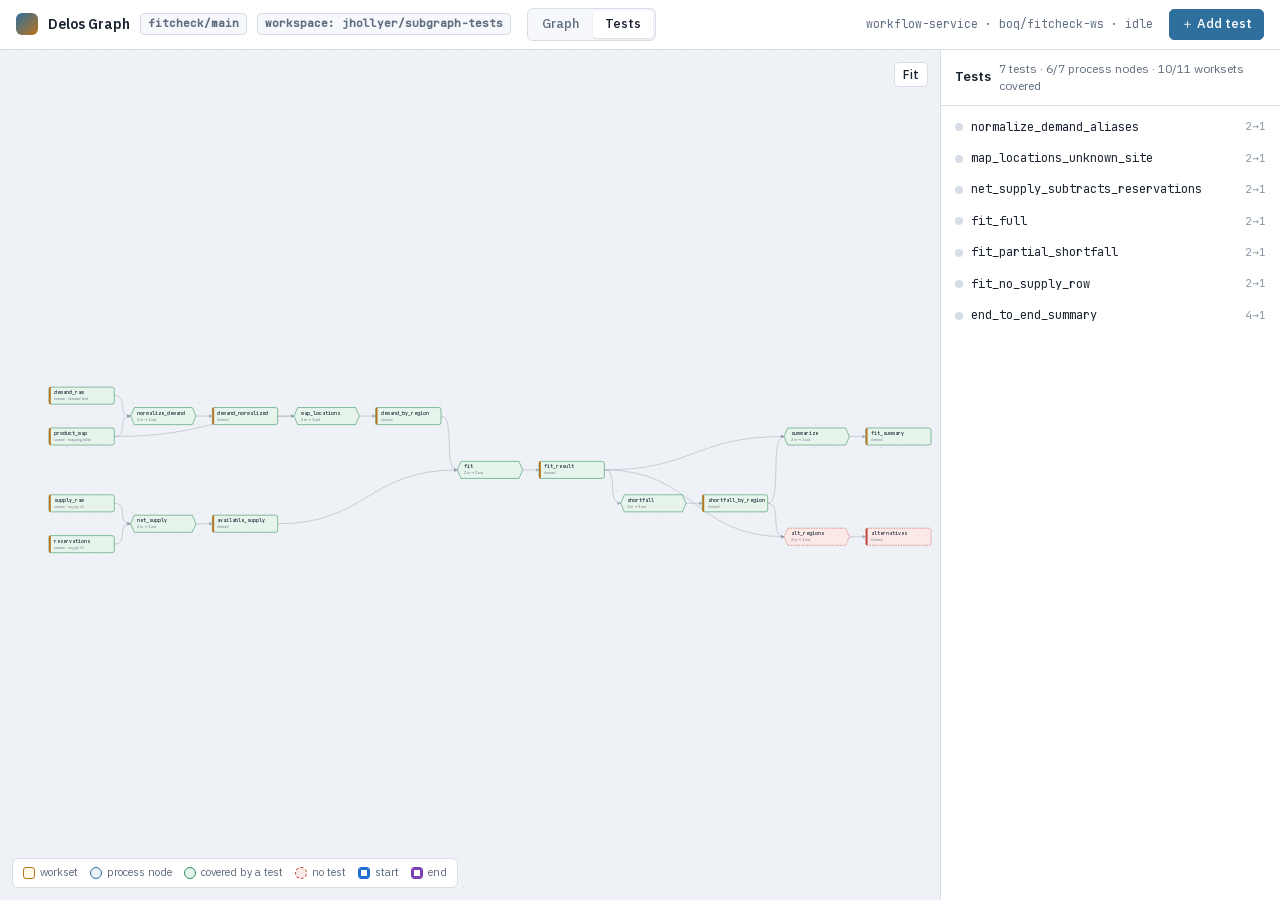
<file: index.html>
<!doctype html>
<html lang="en">
<head>
<meta charset="utf-8">
<meta name="viewport" content="width=device-width,initial-scale=1,viewport-fit=cover">
<style>:root{color-scheme:light dark}img{max-width:100%}[hidden]{display:none!important}</style>
<title>Delos Graph</title>
<link rel="stylesheet" href="fonts/fonts.css">
<style>
:root{
  --bg:#eef1f5; --panel:#ffffff; --panel2:#f6f8fb; --line:#d7dde6; --line2:#e7ebf1;
  --ink:#1a2330; --muted:#5f6d7e; --faint:#8b97a7;
  --accent:#2e6f9e; --accent-ink:#ffffff;
  --ws:#b9741c; --ws-bg:#fff7ea; --proc:#2e6f9e; --proc-bg:#eaf2f9;
  --ok:#2f8f5b; --ok-bg:#e6f4ec; --warn:#c2453d; --warn-bg:#fbe9e7;
  --start:#1f6fd1; --end:#7a3fb5; --sel:#e0a52a;
  --dim:.28;
  --mono:"JetBrains Mono",ui-monospace,SFMono-Regular,Menlo,monospace;
  --sans:"IBM Plex Sans",system-ui,-apple-system,"Segoe UI",sans-serif;
}
@media (prefers-color-scheme: dark){
  :root:not([data-theme="light"]){
    --bg:#0f141a; --panel:#171d25; --panel2:#1d242e; --line:#2b3441; --line2:#232b36;
    --ink:#e6ebf2; --muted:#9aa7b8; --faint:#6b7889;
    --accent:#6fa8d6; --accent-ink:#0f141a;
    --ws:#e0a252; --ws-bg:#2b2416; --proc:#6fa8d6; --proc-bg:#18283a;
    --ok:#5cc08a; --ok-bg:#15291e; --warn:#e5766c; --warn-bg:#331b19;
    --start:#6ea6ee; --end:#b58ae0; --sel:#f0c04a;
  }
}
:root[data-theme="dark"]{
  --bg:#0f141a; --panel:#171d25; --panel2:#1d242e; --line:#2b3441; --line2:#232b36;
  --ink:#e6ebf2; --muted:#9aa7b8; --faint:#6b7889;
  --accent:#6fa8d6; --accent-ink:#0f141a;
  --ws:#e0a252; --ws-bg:#2b2416; --proc:#6fa8d6; --proc-bg:#18283a;
  --ok:#5cc08a; --ok-bg:#15291e; --warn:#e5766c; --warn-bg:#331b19;
  --start:#6ea6ee; --end:#b58ae0; --sel:#f0c04a;
}
html,body{height:100%}
body{margin:0;background:var(--bg);color:var(--ink);font-family:var(--sans);font-size:13px;line-height:1.45}
*{box-sizing:border-box}
button{font:inherit;color:inherit;background:none;border:0;cursor:pointer}
button:focus-visible,input:focus-visible,textarea:focus-visible,[tabindex]:focus-visible{outline:2px solid var(--accent);outline-offset:2px}
.app{height:100%;display:flex;flex-direction:column;min-height:0}

/* top bar */
.top{display:flex;align-items:center;gap:16px;padding:8px 16px;background:var(--panel);border-bottom:1px solid var(--line);flex-wrap:wrap}
.brand{display:flex;align-items:center;gap:10px;font-weight:600;font-size:14px}
.brand .logo{width:22px;height:22px;border-radius:6px;background:linear-gradient(135deg,var(--proc),var(--ws));display:inline-block}
.chip{font-family:var(--mono);font-size:11px;color:var(--muted);background:var(--panel2);border:1px solid var(--line);border-radius:4px;padding:2px 7px;white-space:nowrap}
.tabs{display:flex;gap:2px;background:var(--panel2);border:1px solid var(--line);border-radius:6px;padding:2px}
.tabs button{padding:4px 12px;border-radius:4px;color:var(--muted);font-weight:500}
.tabs button[aria-selected="true"]{background:var(--panel);color:var(--ink);box-shadow:0 1px 2px rgba(0,0,0,.12)}
.spacer{flex:1}
.btn{padding:5px 11px;border-radius:5px;border:1px solid var(--line);background:var(--panel);font-weight:500;display:inline-flex;align-items:center;gap:6px;white-space:nowrap}
.btn:hover{background:var(--panel2)}
.btn.primary{background:var(--accent);color:var(--accent-ink);border-color:var(--accent)}
.btn.primary:hover{filter:brightness(1.08)}
.btn.small{padding:3px 8px;font-size:12px}
.btn:disabled{opacity:.5;cursor:default}

/* main */
main{flex:1;display:flex;min-height:0}
.canvas{flex:1;position:relative;overflow:hidden;background:
  radial-gradient(circle at 1px 1px,var(--line2) 1px,transparent 1.5px) 0 0/22px 22px, var(--bg);cursor:grab;min-height:280px}
.canvas.dragging{cursor:grabbing}
.canvas svg{width:100%;height:100%;display:block}
.legend{position:absolute;left:12px;bottom:12px;display:flex;gap:12px;flex-wrap:wrap;background:var(--panel);border:1px solid var(--line);border-radius:6px;padding:6px 10px;font-size:11px;color:var(--muted)}
.legend span{display:inline-flex;align-items:center;gap:5px}
.legend i{width:12px;height:12px;border-radius:3px;display:inline-block;border:1.5px solid}
.legend i.ws{background:var(--ws-bg);border-color:var(--ws)}
.legend i.proc{background:var(--proc-bg);border-color:var(--proc);border-radius:50%}
.legend i.cov{background:var(--ok-bg);border-color:var(--ok);border-radius:50%}
.legend i.gap{background:var(--warn-bg);border-color:var(--warn);border-radius:50%;border-style:dashed}
.legend i.st{border-color:var(--start);background:transparent;box-shadow:0 0 0 2px var(--start) inset}
.legend i.en{border-color:var(--end);background:transparent;box-shadow:0 0 0 2px var(--end) inset}
.banner{position:absolute;top:12px;left:50%;transform:translateX(-50%);background:var(--panel);border:1px solid var(--sel);border-radius:6px;padding:8px 12px;display:flex;gap:10px;align-items:center;box-shadow:0 4px 14px rgba(0,0,0,.12);max-width:calc(100% - 24px)}
.banner b{color:var(--ink)}
.canvas-tools{position:absolute;right:12px;top:12px;display:flex;gap:6px}

/* svg nodes */
.edge{fill:none;stroke:var(--faint);stroke-width:1.4;opacity:.75;transition:opacity .25s}
.edge.dimmed{opacity:.12}
.edge.lit{stroke:var(--accent);stroke-width:2;opacity:1}
.node{cursor:pointer;transition:opacity .25s}
.node.dimmed{opacity:var(--dim)}
.node .shape{stroke-width:1.5}
.node.ws .shape{fill:var(--ws-bg);stroke:var(--ws)}
.node.proc .shape{fill:var(--proc-bg);stroke:var(--proc)}
.node.covered .shape{fill:var(--ok-bg);stroke:var(--ok)}
.node.gap .shape{fill:var(--warn-bg);stroke:var(--warn);stroke-dasharray:4 3}
.node.ws.gap .strip{fill:var(--warn)}
.node .ring{fill:none;stroke-width:3;opacity:0}
.node.start .ring{stroke:var(--start);opacity:1}
.node.end .ring{stroke:var(--end);opacity:1}
.node.sel .ring{stroke:var(--sel);opacity:1}
.node .label{font-family:var(--mono);font-size:13px;fill:var(--ink);font-weight:500}
.node .sub{font-family:var(--sans);font-size:10px;fill:var(--muted)}
.node .badge{font-family:var(--mono);font-size:9.5px;fill:var(--muted)}
.node.hasdata .dot{fill:var(--ok)}
.node .dot{fill:transparent}
.node:hover .shape{filter:brightness(.96)}
.tag{font-family:var(--mono);font-size:10px;fill:var(--start);font-weight:500}
.tag.end{fill:var(--end)}

/* sidebar */
.side{width:340px;border-left:1px solid var(--line);background:var(--panel);display:flex;flex-direction:column;min-height:0}
.side-head{padding:10px 14px;border-bottom:1px solid var(--line);display:flex;align-items:center;gap:8px}
.side-head h2{margin:0;font-size:13px;font-weight:600}
.side-head .count{color:var(--muted);font-size:12px}
.side-body{overflow:auto;flex:1;min-height:0}
.tlist{list-style:none;margin:0;padding:6px}
.tlist li{display:flex;align-items:center;gap:8px;padding:7px 8px;border-radius:5px;cursor:pointer}
.tlist li:hover{background:var(--panel2)}
.tlist li.active{background:var(--proc-bg)}
.tlist .st{width:8px;height:8px;border-radius:50%;background:var(--line);flex:none}
.tlist .st.pass{background:var(--ok)}
.tlist .st.fail{background:var(--warn)}
.tlist .st.new{background:var(--sel)}
.tlist .nm{font-family:var(--mono);font-size:12px;flex:1;min-width:0;overflow:hidden;text-overflow:ellipsis;white-space:nowrap}
.tlist .n{color:var(--faint);font-size:11px;font-family:var(--mono)}
.detail{border-top:1px solid var(--line);padding:12px 14px;display:flex;flex-direction:column;gap:10px;background:var(--panel2)}
.detail h3{margin:0;font-family:var(--mono);font-size:12.5px;font-weight:500}
.detail p{margin:0;color:var(--muted)}
.kv{display:grid;grid-template-columns:auto 1fr;gap:3px 10px;font-size:12px}
.kv dt{color:var(--muted)}
.kv dd{margin:0;font-family:var(--mono);font-size:11.5px}
.pill{display:inline-block;padding:1px 6px;border-radius:3px;font-family:var(--mono);font-size:11px;border:1px solid;margin:1px 2px 1px 0}
.pill.s{color:var(--start);border-color:var(--start)}
.pill.e{color:var(--end);border-color:var(--end)}
.pill.w{color:var(--ws);border-color:var(--ws)}
.pill.p{color:var(--proc);border-color:var(--proc)}
.pill.ok{color:var(--ok);border-color:var(--ok);background:var(--ok-bg)}
.pill.bad{color:var(--warn);border-color:var(--warn);background:var(--warn-bg)}
.row{display:flex;gap:6px;flex-wrap:wrap;align-items:center}
.muted{color:var(--muted)}
.empty{padding:20px 14px;color:var(--muted)}
.field{display:flex;flex-direction:column;gap:3px}
.field label{font-size:11px;color:var(--muted);letter-spacing:.02em;text-transform:uppercase}
.field input,.field textarea{font:inherit;font-family:var(--mono);font-size:12px;color:var(--ink);background:var(--panel);border:1px solid var(--line);border-radius:4px;padding:5px 7px;width:100%}
.field textarea{min-height:56px;resize:vertical}

/* drawer */
.drawer{border-top:1px solid var(--line);background:var(--panel);height:38%;min-height:150px;display:flex;flex-direction:column}
.drawer[hidden]{display:none}
.drawer-head{display:flex;align-items:center;gap:10px;padding:6px 14px;border-bottom:1px solid var(--line);flex-wrap:wrap}
.drawer-head h2{margin:0;font-size:13px;font-weight:600}
.status{font-family:var(--mono);font-size:11.5px;color:var(--muted)}
.status.ok{color:var(--ok)}
.status.bad{color:var(--warn)}
.drawer-body{flex:1;min-height:0;display:flex}
.trace{width:250px;border-right:1px solid var(--line);overflow:auto;padding:6px}
.trace button{display:flex;align-items:center;gap:8px;width:100%;text-align:left;padding:5px 8px;border-radius:4px;font-family:var(--mono);font-size:11.5px}
.trace button:hover{background:var(--panel2)}
.trace button.active{background:var(--proc-bg)}
.trace .k{width:14px;text-align:center;color:var(--faint)}
.trace .k.ws{color:var(--ws)}
.trace .k.proc{color:var(--proc)}
.trace .ms{margin-left:auto;color:var(--faint);font-size:10.5px}
.tablewrap{flex:1;overflow:auto;padding:10px 14px}
table.data{border-collapse:collapse;font-family:var(--mono);font-size:11.5px;font-variant-numeric:tabular-nums;min-width:100%}
table.data th{text-align:left;color:var(--muted);font-weight:500;border-bottom:1px solid var(--line);padding:4px 10px 4px 0;white-space:nowrap;position:sticky;top:0;background:var(--panel)}
table.data td{padding:4px 10px 4px 0;border-bottom:1px solid var(--line2);white-space:nowrap}
table.data td.num{text-align:right}
table.data th.num{text-align:right}
table.data tr.diff td{background:var(--warn-bg)}
.cap{font-size:12px;color:var(--muted);margin:0 0 8px}
.grp{font-size:10.5px;text-transform:uppercase;letter-spacing:.06em;color:var(--faint);padding:8px 8px 2px}
table.data.edit td{padding:2px 6px 2px 0;border-bottom:0}
.cell{width:100%;min-width:84px;font-family:var(--mono);font-size:11.5px;color:var(--ink);background:var(--panel2);border:1px solid var(--line);border-radius:3px;padding:4px 6px}
.cell.num{text-align:right;min-width:60px;font-variant-numeric:tabular-nums}
.cell:focus{outline:2px solid var(--accent);outline-offset:0;background:var(--panel)}
.btn.rm{padding:1px 7px;color:var(--muted)}
.pill:not(.s):not(.e):not(.w):not(.p):not(.ok):not(.bad){color:var(--muted);border-color:var(--line)}
.cap b{color:var(--ink);font-weight:600;font-family:var(--mono)}
pre.proto{margin:0;font-family:var(--mono);font-size:11.5px;line-height:1.5;white-space:pre;color:var(--ink)}
pre.proto .k{color:var(--proc)}
pre.proto .s{color:var(--ws)}
.toast{position:absolute;bottom:14px;left:50%;transform:translateX(-50%);background:var(--ink);color:var(--bg);padding:7px 12px;border-radius:6px;font-size:12px;opacity:0;transition:opacity .25s;pointer-events:none}
.toast.show{opacity:1}
kbd{font-family:var(--mono);font-size:10.5px;border:1px solid var(--line);border-bottom-width:2px;border-radius:3px;padding:0 4px;background:var(--panel2)}
@media (max-width:820px){
  main{flex-direction:column}
  .side{width:auto;border-left:0;border-top:1px solid var(--line);max-height:45%}
  .trace{width:170px}
  .top{padding:8px 16px}
}
@media (prefers-reduced-motion: reduce){ *{transition:none!important} }
</style>
</head>
<body>

<div class="app">
  <header class="top">
    <div class="brand"><span class="logo"></span>Delos Graph <span class="chip">fitcheck/main</span><span class="chip">workspace: jhollyer/subgraph-tests</span></div>
    <div class="tabs" role="tablist">
      <button role="tab" id="tab-graph" aria-selected="false">Graph</button>
      <button role="tab" id="tab-tests" aria-selected="true">Tests</button>
    </div>
    <div class="spacer"></div>
    <span class="status" id="svcStatus">workflow-service · boq/fitcheck-ws · idle</span>
    <button class="btn primary" id="addTestBtn">＋ Add test</button>
  </header>

  <main>
    <div class="canvas" id="canvas">
      <svg id="svg">
        <defs>
          <marker id="arr" viewBox="0 0 10 10" refX="9" refY="5" markerWidth="7" markerHeight="7" orient="auto-start-reverse">
            <path d="M0 0 L10 5 L0 10 z" fill="var(--faint)"></path>
          </marker>
          <marker id="arrLit" viewBox="0 0 10 10" refX="9" refY="5" markerWidth="7" markerHeight="7" orient="auto-start-reverse">
            <path d="M0 0 L10 5 L0 10 z" fill="var(--accent)"></path>
          </marker>
        </defs>
        <g id="world"></g>
      </svg>
      <div class="canvas-tools">
        <button class="btn small" id="fitBtn" title="Fit graph to view">Fit</button>
      </div>
      <div class="banner" id="banner" hidden></div>
      <div class="legend">
        <span><i class="ws"></i>workset</span>
        <span><i class="proc"></i>process node</span>
        <span><i class="cov"></i>covered by a test</span>
        <span><i class="gap"></i>no test</span>
        <span><i class="st"></i>start</span>
        <span><i class="en"></i>end</span>
      </div>
      <div class="toast" id="toast"></div>
    </div>

    <aside class="side">
      <div class="side-head">
        <h2 id="sideTitle">Tests</h2>
        <span class="count" id="sideCount"></span>
        <div class="spacer"></div>
        <button class="btn small" id="clearSel" hidden>Clear</button>
      </div>
      <div class="side-body" id="sideBody"></div>
      <div class="detail" id="detail" hidden></div>
    </aside>
  </main>

  <section class="drawer" id="drawer" hidden>
    <div class="drawer-head">
      <h2 id="drawerTitle">Run</h2>
      <span class="status" id="runStatus"></span>
      <div class="spacer"></div>
      <button class="btn small" id="drawerClose">Close</button>
    </div>
    <div class="drawer-body">
      <div class="trace" id="trace"></div>
      <div class="tablewrap" id="tablewrap"></div>
    </div>
  </section>
</div>

<script>
/* ---------- fixture data (all made up) ---------- */
const FIX = {
  demand_raw: [
    {product:"C4-std", site:"us-e1", qty:[1200,1400,1600,1800]},
    {product:"GX-8",   site:"us-w2", qty:[64,64,96,128]},
    {product:"C4-hi",  site:"eu-w1", qty:[300,300,300,300]},
    {product:"GX-8",   site:"sg-1",  qty:[16,16,16,16]},
  ],
  product_map: [
    {kind:"product", from:"C4-std", to:"cpu-gen4"},
    {kind:"product", from:"C4-hi",  to:"cpu-gen4-hm"},
    {kind:"product", from:"GX-8",   to:"gpu-x8"},
    {kind:"site", from:"us-e1", to:"us-east1"},
    {kind:"site", from:"us-w2", to:"us-west2"},
    {kind:"site", from:"eu-w1", to:"eu-west1"},
  ],
  supply_raw: [
    {product:"cpu-gen4",    region:"us-east1", qty:[2000,2000,2000,2000]},
    {product:"gpu-x8",      region:"us-west2", qty:[96,96,96,96]},
    {product:"cpu-gen4-hm", region:"eu-west1", qty:[400,400,400,400]},
    {product:"gpu-x8",      region:"us-east1", qty:[64,64,64,64]},
    {product:"gpu-x8",      region:"eu-west1", qty:[32,32,32,32]},
  ],
  reservations: [
    {product:"cpu-gen4",    region:"us-east1", qty:[500,500,500,500]},
    {product:"gpu-x8",      region:"us-west2", qty:[16,16,16,16]},
    {product:"cpu-gen4-hm", region:"eu-west1", qty:[150,150,150,150]},
  ],
};
const W = 4; // points per series
const DATES=["2026-10-05","2026-10-12","2026-10-19","2026-10-26"]; // one timestamp per point
const sLabel=(k,i)=>(k==="qty"?"":k+" · ")+DATES[i];
const z = ()=>Array(W).fill(0);
const vsub=(a,b)=>a.map((v,i)=>v-b[i]);
const vmin=(a,b)=>a.map((v,i)=>Math.min(v,b[i]));
const vmax0=(a)=>a.map(v=>Math.max(v,0));
const sum=(a)=>a.reduce((s,v)=>s+v,0);
const key=(r)=>r.product+"|"+r.region;

/* ---------- graph definition ---------- */
const WORKSETS = [
  {id:"demand_raw",         name:"demand_raw",         src:"demand tool",   x:40,  y:40},
  {id:"product_map",        name:"product_map",        src:"mapping table", x:40,  y:150},
  {id:"supply_raw",         name:"supply_raw",         src:"supply db",     x:40,  y:330},
  {id:"reservations",       name:"reservations",       src:"supply db",     x:40,  y:440},
  {id:"demand_normalized",  name:"demand_normalized",  x:480, y:95},
  {id:"available_supply",   name:"available_supply",   x:480, y:385},
  {id:"demand_by_region",   name:"demand_by_region",   x:920, y:95},
  {id:"fit_result",         name:"fit_result",         x:1360,y:240},
  {id:"shortfall_by_region",name:"shortfall_by_region",x:1800,y:330},
  {id:"fit_summary",        name:"fit_summary",        x:2240,y:150},
  {id:"alternatives",       name:"alternatives",       x:2240,y:420},
];
const PROCS = [
  {id:"normalize_demand", name:"normalize_demand", inputs:["demand_raw","product_map"], output:"demand_normalized", x:260, y:95,
   fn:(d,m)=>{const pm=Object.fromEntries(m.filter(r=>r.kind==="product").map(r=>[r.from,r.to]));
     return d.map(r=>({product:pm[r.product]||r.product, site:r.site, qty:r.qty.slice()}));}},
  {id:"net_supply", name:"net_supply", inputs:["supply_raw","reservations"], output:"available_supply", x:260, y:385,
   fn:(s,rv)=>{const rm=Object.fromEntries(rv.map(r=>[key(r),r.qty]));
     return s.map(r=>({product:r.product, region:r.region, qty:vsub(r.qty, rm[key(r)]||z())}));}},
  {id:"map_locations", name:"map_locations", inputs:["demand_normalized","product_map"], output:"demand_by_region", x:700, y:95,
   fn:(d,m)=>{const sm=Object.fromEntries(m.filter(r=>r.kind==="site").map(r=>[r.from,r.to]));
     return d.map(r=>({product:r.product, region:sm[r.site]||"unmapped", qty:r.qty.slice()}));}},
  {id:"fit", name:"fit", inputs:["demand_by_region","available_supply"], output:"fit_result", x:1140, y:240,
   fn:(d,a)=>{const am=Object.fromEntries(a.map(r=>[key(r),r.qty]));
     return d.map(r=>{const av=am[key(r)]||z(); return {product:r.product, region:r.region, demand:r.qty.slice(), available:av.slice(), fitted:vmin(r.qty,av)};});}},
  {id:"shortfall", name:"shortfall", inputs:["fit_result"], output:"shortfall_by_region", x:1580, y:330,
   fn:(f)=>f.map(r=>({product:r.product, region:r.region, short:vmax0(vsub(r.demand,r.fitted))})).filter(r=>sum(r.short)>0)},
  {id:"summarize", name:"summarize", inputs:["fit_result","shortfall_by_region"], output:"fit_summary", x:2020, y:150,
   fn:(f,s)=>{const by={}; f.forEach(r=>{const o=by[r.product]||(by[r.product]={product:r.product,demand:0,fitted:0,regions_short:0});
     o.demand+=sum(r.demand); o.fitted+=sum(r.fitted);}); s.forEach(r=>{by[r.product].regions_short++;});
     return Object.values(by).map(o=>({...o, fit_pct:Math.round(100*o.fitted/o.demand)}));}},
  {id:"alt_regions", name:"alt_regions", inputs:["shortfall_by_region","fit_result"], output:"alternatives", x:2020, y:420,
   fn:(s,f)=>{const out=[]; s.forEach(sr=>{f.filter(r=>r.product===sr.product && r.region!==sr.region).forEach(r=>{
     const surplus=vsub(r.available,r.fitted); if(sum(surplus)>0) out.push({product:sr.product, short_in:sr.region, alt_region:r.region, surplus});});}); return out;}},
];
const NODES = {}; WORKSETS.forEach(n=>NODES[n.id]={...n,kind:"ws"}); PROCS.forEach(n=>NODES[n.id]={...n,kind:"proc"});
const EDGES = []; PROCS.forEach(p=>{p.inputs.forEach(i=>EDGES.push([i,p.id])); EDGES.push([p.id,p.output]);});
const OUT = {}, IN = {}; EDGES.forEach(([a,b])=>{(OUT[a]=OUT[a]||[]).push(b);(IN[b]=IN[b]||[]).push(a);});

function reach(seeds, adj){const seen=new Set(seeds); const q=[...seeds]; while(q.length){const n=q.shift();(adj[n]||[]).forEach(m=>{if(!seen.has(m)){seen.add(m);q.push(m);}});} return seen;}
function subgraph(starts, ends){const f=reach(starts,OUT), b=reach(ends,IN); const sg=new Set([...f].filter(n=>b.has(n)));
  /* a node whose output is supplied as a start workset must not run and overwrite it */
  PROCS.forEach(p=>{ if(starts.includes(p.output)) sg.delete(p.id); }); return sg;}

/* run a subgraph in memory: returns {data, trace, error} */
function runSubgraph(starts, startData, ends){
  const sg=subgraph(starts,ends); const data={...startData}; const trace=[];
  starts.forEach(s=>trace.push({id:s,kind:"ws",ms:0,note:"input"}));
  for(const p of PROCS){ if(!sg.has(p.id)) continue;
    const missing=p.inputs.filter(i=>!(i in data));
    if(missing.length) return {data,trace,error:`${p.name} needs ${missing.join(", ")} but it is not an input and not produced inside the subgraph`};
    const t0=performance.now(); const out=p.fn(...p.inputs.map(i=>data[i])); const ms=Math.max(1,Math.round((performance.now()-t0)*40+3+Math.random()*9));
    data[p.output]=out; trace.push({id:p.id,kind:"proc",ms}); trace.push({id:p.output,kind:"ws",ms:0,rows:out.length});
  }
  const missingEnds=ends.filter(e=>!(e in data));
  if(missingEnds.length) return {data,trace,error:`end workset ${missingEnds.join(", ")} is not reachable from the start worksets`};
  return {data,trace};
}
const deepEq=(a,b)=>JSON.stringify(a)===JSON.stringify(b);

/* ---------- tests (configs) ---------- */
function mkTest(name, desc, starts, ends, startData){
  const inputs = startData || Object.fromEntries(starts.map(s=>[s, FIX[s]]));
  const r = runSubgraph(starts, inputs, ends);
  const expected = Object.fromEntries(ends.map(e=>[e, r.data[e]]));
  return {name, desc, starts, ends, inputs, expected, status:"idle"};
}
const TESTS = [
  mkTest("normalize_demand_aliases", "Demand product aliases resolve to canonical product ids.", ["demand_raw","product_map"], ["demand_normalized"]),
  mkTest("map_locations_unknown_site", "A site with no mapping lands in region \"unmapped\" instead of failing the run.", ["demand_normalized","product_map"], ["demand_by_region"],
    {demand_normalized:[{product:"gpu-x8",site:"us-w2",qty:[64,64,96,128]},{product:"gpu-x8",site:"sg-1",qty:[16,16,16,16]}], product_map:FIX.product_map}),
  mkTest("net_supply_subtracts_reservations", "Available supply is raw supply minus reservations; unreserved rows pass through.", ["supply_raw","reservations"], ["available_supply"]),
  mkTest("fit_full", "Demand at or below available supply fits completely.", ["demand_by_region","available_supply"], ["fit_result"],
    {demand_by_region:[{product:"cpu-gen4-hm",region:"eu-west1",qty:[100,100,100,100]}], available_supply:[{product:"cpu-gen4-hm",region:"eu-west1",qty:[250,250,250,250]}]}),
  mkTest("fit_partial_shortfall", "Demand above supply is capped at available and the remainder shows up as shortfall.", ["demand_by_region","available_supply"], ["shortfall_by_region"],
    {demand_by_region:[{product:"gpu-x8",region:"us-west2",qty:[64,64,96,128]}], available_supply:[{product:"gpu-x8",region:"us-west2",qty:[80,80,80,80]}]}),
  mkTest("fit_no_supply_row", "A demand row with no matching supply row fits zero, not an error.", ["demand_by_region","available_supply"], ["fit_result"],
    {demand_by_region:[{product:"gpu-x8",region:"unmapped",qty:[16,16,16,16]}], available_supply:[]}),
  mkTest("end_to_end_summary", "Whole fit check from raw sources to the per-product summary.", ["demand_raw","product_map","supply_raw","reservations"], ["fit_summary"]),
];

/* ---------- state ---------- */
const S = { view:"tests", activeTest:null, hoverTest:null, selNode:null, mode:null, pickStarts:[], pickEnds:[], run:null, traceSel:null };
const $ = (id)=>document.getElementById(id);
const world=$("world");

/* ---------- render graph ---------- */
const NW=176, NH=46;
function nodeEl(n){
  const g=document.createElementNS("http://www.w3.org/2000/svg","g");
  g.setAttribute("class",`node ${n.kind}`); g.dataset.id=n.id; g.setAttribute("transform",`translate(${n.x},${n.y})`); g.setAttribute("tabindex","0");
  const r=6;
  const shape = n.kind==="ws"
    ? `<rect class="shape" width="${NW}" height="${NH}" rx="${r}"></rect><rect class="strip" x="0" y="0" width="5" height="${NH}" rx="2" fill="var(--ws)"></rect>`
    : `<path class="shape" d="M10 0 H${NW-10} L${NW} ${NH/2} L${NW-10} ${NH} H10 L0 ${NH/2} Z"></path>`;
  const ring = n.kind==="ws" ? `<rect class="ring" x="-4" y="-4" width="${NW+8}" height="${NH+8}" rx="${r+3}"></rect>`
                             : `<path class="ring" d="M8 -4 H${NW-8} L${NW+5} ${NH/2} L${NW-8} ${NH+4} H8 L-5 ${NH/2} Z"></path>`;
  const sub = n.kind==="ws" ? (n.src?`source · ${n.src}`:"derived") : `${n.inputs.length} in → 1 out`;
  g.innerHTML = ring+shape+
    `<text class="label" x="${n.kind==="ws"?14:18}" y="19">${n.name}</text>
     <text class="sub" x="${n.kind==="ws"?14:18}" y="35">${sub}</text>
     <circle class="dot" cx="${NW-14}" cy="12" r="3.5"></circle>
     <text class="tag" x="${NW/2}" y="-9" text-anchor="middle" data-tag=""></text>`;
  return g;
}
function edgePath(a,b){const x1=a.x+NW, y1=a.y+NH/2, x2=b.x, y2=b.y+NH/2; const c=Math.max(40,(x2-x1)/2); return `M${x1} ${y1} C${x1+c} ${y1} ${x2-c} ${y2} ${x2} ${y2}`;}
function renderGraph(){
  world.innerHTML="";
  EDGES.forEach(([a,b])=>{const p=document.createElementNS("http://www.w3.org/2000/svg","path"); p.setAttribute("class","edge"); p.setAttribute("d",edgePath(NODES[a],NODES[b])); p.setAttribute("marker-end","url(#arr)"); p.dataset.e=a+">"+b; world.appendChild(p);});
  Object.values(NODES).forEach(n=>world.appendChild(nodeEl(n)));
}
function coverage(){const cov=new Set(); TESTS.forEach(t=>subgraph(t.starts,t.ends).forEach(n=>cov.add(n))); return cov;}
function paint(){
  const cov=coverage(); const ti=S.hoverTest!=null?S.hoverTest:S.activeTest; const t=ti!=null?TESTS[ti]:null; const sg=t?subgraph(t.starts,t.ends):null;
  const pickSet=new Set([...S.pickStarts,...S.pickEnds]);
  const litEdges=new Set(); if(sg) EDGES.forEach(([a,b])=>{if(sg.has(a)&&sg.has(b)) litEdges.add(a+">"+b);});
  world.querySelectorAll(".node").forEach(el=>{
    const id=el.dataset.id, n=NODES[id]; el.classList.remove("covered","gap","start","end","sel","dimmed","hasdata");
    if(S.view==="tests") el.classList.add(cov.has(id)?"covered":"gap");
    if(t){ if(t.starts.includes(id)) el.classList.add("start"); else if(t.ends.includes(id)) el.classList.add("end"); if(!sg.has(id)) el.classList.add("dimmed"); }
    if(S.mode==="add"){ if(S.pickStarts.includes(id)) el.classList.add("start"); if(S.pickEnds.includes(id)) el.classList.add("end"); if(n.kind==="proc") el.classList.add("dimmed"); }
    if(S.selNode===id) el.classList.add("sel");
    if(S.run && S.run.data[id]) el.classList.add("hasdata");
    const tag=el.querySelector(".tag"); tag.textContent=""; tag.classList.remove("end");
    if(el.classList.contains("start")) tag.textContent="start"; if(el.classList.contains("end")){tag.textContent="end";tag.classList.add("end");}
  });
  world.querySelectorAll(".edge").forEach(e=>{e.classList.toggle("lit",litEdges.has(e.dataset.e)); e.classList.toggle("dimmed",!!sg&&!litEdges.has(e.dataset.e)); e.setAttribute("marker-end",litEdges.has(e.dataset.e)?"url(#arrLit)":"url(#arr)");});
  void pickSet;
}

/* ---------- pan / zoom ---------- */
const svg=$("svg"), canvas=$("canvas"); let view={x:0,y:0,k:1}; let drag=null;
function applyView(){world.setAttribute("transform",`translate(${view.x},${view.y}) scale(${view.k})`);}
function fitView(){const bw=2240+NW+40, bh=500; const r=canvas.getBoundingClientRect();
  const uw=r.width, uh=r.height-40; view.k=Math.min(uw/bw, uh/bh)*0.97; view.x=(uw-bw*view.k)/2 + 20; view.y=(uh-bh*view.k)/2 + 10; applyView();}
function focusNodes(ids){ if(!ids.length) return; const xs=ids.map(i=>NODES[i].x), ys=ids.map(i=>NODES[i].y);
  const minx=Math.min(...xs)-60, maxx=Math.max(...xs)+NW+60, miny=Math.min(...ys)-70, maxy=Math.max(...ys)+NH+60;
  const r=canvas.getBoundingClientRect(); const uw=r.width, uh=r.height-40; const k=Math.min(uw/(maxx-minx), uh/(maxy-miny), 1.5);
  view={k, x:(uw-(maxx-minx)*k)/2 - minx*k, y:(uh-(maxy-miny)*k)/2 - miny*k}; applyView();}
canvas.addEventListener("pointerdown",e=>{if(e.target.closest(".node")||e.target.closest("button")) return; drag={x:e.clientX,y:e.clientY,vx:view.x,vy:view.y}; canvas.classList.add("dragging"); canvas.setPointerCapture(e.pointerId);});
canvas.addEventListener("pointermove",e=>{if(!drag) return; view.x=drag.vx+(e.clientX-drag.x); view.y=drag.vy+(e.clientY-drag.y); applyView();});
canvas.addEventListener("pointerup",()=>{drag=null; canvas.classList.remove("dragging");});
canvas.addEventListener("wheel",e=>{e.preventDefault(); const r=canvas.getBoundingClientRect();
  const px=(e.clientX-r.left), py=(e.clientY-r.top); const f=Math.exp(-e.deltaY*0.0015); const k=Math.min(3,Math.max(.15,view.k*f)); const q=k/view.k;
  view={k, x:px-(px-view.x)*q, y:py-(py-view.y)*q}; applyView();},{passive:false});
$("fitBtn").onclick=fitView;
window.addEventListener("resize",()=>{ if(S.activeTest!=null) focusNodes([...subgraph(TESTS[S.activeTest].starts,TESTS[S.activeTest].ends)]); else fitView(); });

/* ---------- sidebar ---------- */
function esc(s){return String(s).replace(/[&<>"]/g,c=>({"&":"&amp;","<":"&lt;",">":"&gt;",'"':"&quot;"}[c]));}
function renderSide(){
  const body=$("sideBody"), det=$("detail"); $("clearSel").hidden = S.selNode==null && S.activeTest==null && S.mode!=="add";
  if(S.mode==="add"){ renderAddForm(); return; }
  const cov=coverage(); const nProc=PROCS.length, nCov=PROCS.filter(p=>cov.has(p.id)).length, nWs=WORKSETS.length, nWsCov=WORKSETS.filter(w=>cov.has(w.id)).length;
  if(S.selNode){
    const n=NODES[S.selNode]; const tests=TESTS.map((t,i)=>[t,i]).filter(([t])=>subgraph(t.starts,t.ends).has(n.id));
    $("sideTitle").textContent=n.name; $("sideCount").textContent=`${n.kind==="ws"?"workset":"process node"} · ${tests.length} test${tests.length===1?"":"s"}`;
    body.innerHTML = tests.length ? `<ul class="tlist">${tests.map(([t,i])=>`<li data-i="${i}" class="${S.activeTest===i?"active":""}"><span class="st ${t.status}"></span><span class="nm">${esc(t.name)}</span><span class="n">${t.starts.length}→${t.ends.length}</span></li>`).join("")}</ul>`
      : `<div class="empty">No test covers <b>${esc(n.name)}</b>.<br><br>Add one: pick it inside a start → end range and the config is written for you.</div>`;
  } else {
    $("sideTitle").textContent="Tests"; $("sideCount").textContent=`${TESTS.length} tests · ${nCov}/${nProc} process nodes · ${nWsCov}/${nWs} worksets covered`;
    body.innerHTML = `<ul class="tlist">${TESTS.map((t,i)=>`<li data-i="${i}" class="${S.activeTest===i?"active":""}"><span class="st ${t.status}"></span><span class="nm" title="${esc(t.desc)}">${esc(t.name)}</span><span class="n">${t.starts.length}→${t.ends.length}</span></li>`).join("")}</ul>`;
  }
  body.querySelectorAll("li").forEach(li=>{ li.onclick=()=>selectTest(+li.dataset.i);
    const on=()=>{ if(S.mode==="add") return; S.hoverTest=+li.dataset.i; paint(); }, off=()=>{ S.hoverTest=null; paint(); };
    li.onmouseenter=on; li.onmouseleave=off; li.tabIndex=0; li.onfocus=on; li.onblur=off;
    li.onkeydown=e=>{ if(e.key==="Enter"||e.key===" "){ e.preventDefault(); selectTest(+li.dataset.i); } }; });
  if(S.activeTest!=null){
    const t=TESTS[S.activeTest]; det.hidden=false;
    det.innerHTML=`<h3>${esc(t.name)}</h3><p>${esc(t.desc)}</p>
      <dl class="kv"><dt>start</dt><dd>${t.starts.map(s=>`<span class="pill s">${s}</span>`).join("")}</dd>
      <dt>end</dt><dd>${t.ends.map(s=>`<span class="pill e">${s}</span>`).join("")}</dd>
      <dt>runs</dt><dd>${[...subgraph(t.starts,t.ends)].filter(n=>NODES[n].kind==="proc").map(s=>`<span class="pill p">${s}</span>`).join("")}</dd>
      <dt>status</dt><dd>${t.status==="pass"?'<span class="pill ok">passed</span>':t.status==="fail"?'<span class="pill bad">failed</span>':t.status==="new"?'<span class="pill" style="color:var(--sel);border-color:var(--sel)">written · not run</span>':'<span class="muted">not run</span>'}</dd></dl>
      <div class="row"><button class="btn primary small" id="runBtn">▶ Run test</button><button class="btn small" id="cfgBtn">View config</button><button class="btn small" id="inBtn">Inputs</button></div>`;
    $("runBtn").onclick=()=>runTest(S.activeTest); $("cfgBtn").onclick=()=>showConfig(t); $("inBtn").onclick=()=>showInputs(t);
  } else det.hidden=true;
}
function selectTest(i){ S.hoverTest=null; S.activeTest = (S.activeTest===i)?null:i; S.traceSel=null; if(S.run && S.run.test!==S.activeTest) S.run=null; paint(); renderSide();
  if(S.activeTest!=null) focusNodes([...subgraph(TESTS[i].starts,TESTS[i].ends)]); else fitView(); }
function selectNode(id){ if(S.mode==="add"){ pickNode(id); return; } S.selNode = (S.selNode===id)?null:id; paint(); renderSide(); }
$("clearSel").onclick=()=>{ if(S.mode==="add"){ cancelAdd(); return; } S.selNode=null; S.activeTest=null; S.run=null; paint(); renderSide(); fitView(); };
world.addEventListener("click",e=>{const n=e.target.closest(".node"); if(n) selectNode(n.dataset.id);});
world.addEventListener("keydown",e=>{const n=e.target.closest(".node"); if(n&&(e.key==="Enter"||e.key===" ")){e.preventDefault(); selectNode(n.dataset.id);}});

/* ---------- tables ---------- */
function rowsToTable(rows, diffIdx){
  if(!rows||!rows.length) return `<p class="muted">0 rows</p>`;
  const cols=[]; rows.forEach(r=>Object.keys(r).forEach(k=>{if(!cols.includes(k))cols.push(k);}));
  const expanded=[]; cols.forEach(c=>{const v=rows.find(r=>Array.isArray(r[c]))?.[c]; if(v) v.forEach((_,i)=>expanded.push({c,i,label:sLabel(c,i),num:true})); else expanded.push({c,label:c,num:typeof rows[0][c]==="number"});});
  return `<table class="data"><thead><tr>${expanded.map(e=>`<th class="${e.num?"num":""}">${esc(e.label)}</th>`).join("")}</tr></thead><tbody>${
    rows.map((r,ri)=>`<tr class="${diffIdx&&diffIdx.has(ri)?"diff":""}">${expanded.map(e=>{const v=e.i!=null?(r[e.c]||[])[e.i]:r[e.c]; return `<td class="${e.num?"num":""}">${v==null?"":esc(v)}</td>`;}).join("")}</tr>`).join("")}</tbody></table>`;
}
function openDrawer(title, status, cls){ $("drawer").hidden=false; $("drawerTitle").textContent=title; const s=$("runStatus"); s.textContent=status||""; s.className="status "+(cls||""); }
$("drawerClose").onclick=()=>{$("drawer").hidden=true;};
function showInputs(t){ openDrawer(`Inputs · ${t.name}`,"start worksets as written in the test config"); $("trace").innerHTML=t.starts.map(s=>`<button data-s="${s}"><span class="k ws">▤</span>${s}</button>`).join("");
  const show=(s)=>{ $("trace").querySelectorAll("button").forEach(b=>b.classList.toggle("active",b.dataset.s===s)); $("tablewrap").innerHTML=`<p class="cap"><b>${s}</b> · input rows</p>`+rowsToTable(t.inputs[s]); };
  $("trace").querySelectorAll("button").forEach(b=>b.onclick=()=>show(b.dataset.s)); show(t.starts[0]); }
function protoRows(rows,ind){ return rows.map(r=>`${ind}rows { ${Object.entries(r).map(([k,v])=>Array.isArray(v)?`${k} { ${v.map((x,i)=>`"${DATES[i]}": ${x}`).join("  ")} }`:`${k}: ${typeof v==="number"?v:`"${v}"`}`).join("  ")} }`).join("\n"); }
function testProto(t){
  return `<span class="k">test</span> {\n  <span class="k">name</span>: <span class="s">"${t.name}"</span>\n  <span class="k">description</span>: <span class="s">"${esc(t.desc)}"</span>\n`+
    t.starts.map(s=>`  <span class="k">start</span> {\n    <span class="k">workset</span>: <span class="s">"${s}"</span>\n${esc(protoRows(t.inputs[s],"    "))}\n  }`).join("\n")+"\n"+
    t.ends.map(e=>`  <span class="k">end</span> {\n    <span class="k">workset</span>: <span class="s">"${e}"</span>\n${esc(protoRows(t.expected[e],"    "))}\n  }`).join("\n")+"\n}";
}
function showConfig(t){ openDrawer(`Config · subgraph_tests.textproto`,`fitcheck/tests/subgraph_tests.textproto · ${t.status==="new"?"unsubmitted change in your workspace":"checked in"}`); $("trace").innerHTML=`<button class="active"><span class="k">≡</span>${t.name}</button>`; $("tablewrap").innerHTML=`<pre class="proto">${testProto(t)}</pre>`; }

/* ---------- run ---------- */
function setSvc(text, cls){const s=$("svcStatus"); s.textContent=text; s.className="status "+(cls||"");}
async function runTest(i){
  const t=TESTS[i]; S.activeTest=i; S.run=null; paint();
  openDrawer(`Run · ${t.name}`,"calling workflow-service RunSubgraph { mode: IN_MEMORY } …"); $("trace").innerHTML=""; $("tablewrap").innerHTML="";
  setSvc("workflow-service · boq/fitcheck-ws · RunSubgraph in flight","");
  await new Promise(r=>setTimeout(r,380));
  const res=runSubgraph(t.starts,t.inputs,t.ends); const total=res.trace.reduce((s,x)=>s+x.ms,0)+14;
  let pass=!res.error; const diffs={};
  if(!res.error) t.ends.forEach(e=>{ if(!deepEq(res.data[e],t.expected[e])){pass=false; const d=new Set(); (res.data[e]||[]).forEach((r,ri)=>{ if(!deepEq(r,(t.expected[e]||[])[ri])) d.add(ri); }); diffs[e]=d;} });
  t.status=pass?"pass":"fail"; S.run={test:i,...res,diffs}; paint(); renderSide();
  openDrawer(`Run · ${t.name}`, res.error?`error: ${res.error}`:`${pass?"PASS":"FAIL"} · ${res.trace.filter(x=>x.kind==="proc").length} process nodes · ${total} ms · in-memory, nothing persisted`, res.error||!pass?"bad":"ok");
  setSvc("workflow-service · boq/fitcheck-ws · idle");
  const tr=$("trace"); tr.innerHTML=res.trace.map((x,k)=>`<button data-k="${k}"><span class="k ${x.kind}">${x.kind==="ws"?"▤":"⬢"}</span>${x.id}<span class="ms">${x.kind==="proc"?x.ms+" ms":x.rows!=null?x.rows+" rows":"input"}</span></button>`).join("");
  const show=(k)=>{ S.traceSel=k; tr.querySelectorAll("button").forEach(b=>b.classList.toggle("active",+b.dataset.k===k)); const x=res.trace[k];
    if(x.kind==="proc"){ const p=NODES[x.id]; $("tablewrap").innerHTML=`<p class="cap"><b>${x.id}</b> · process node · read ${p.inputs.map(i=>`<b>${i}</b>`).join(", ")} → wrote <b>${p.output}</b> in ${x.ms} ms</p><p class="muted">Select a workset in the trace to see the rows it held at this point in the run.</p>`; return; }
    const isEnd=t.ends.includes(x.id); const d=diffs[x.id];
    $("tablewrap").innerHTML=`<p class="cap"><b>${x.id}</b> · ${t.starts.includes(x.id)?"input workset":isEnd?"end workset · actual"+(d?" (rows that differ from expected are highlighted)":" · matches expected"):"intermediate workset"} · ${(res.data[x.id]||[]).length} rows</p>`+rowsToTable(res.data[x.id], d)+
      (isEnd?`<p class="cap" style="margin-top:14px"><b>${x.id}</b> · expected</p>`+rowsToTable(t.expected[x.id]):"");
    S.selNode=null; paint(); world.querySelector(`.node[data-id="${x.id}"]`)?.classList.add("sel"); };
  tr.querySelectorAll("button").forEach(b=>b.onclick=()=>show(+b.dataset.k));
  const endK=res.trace.findIndex(x=>t.ends.includes(x.id)); show(endK>=0?endK:res.trace.length-1);
}

/* ---------- add test flow ---------- */
function startAdd(){ S.mode="add"; S.pickStarts=[]; S.pickEnds=[]; S.activeTest=null; S.selNode=null; S.run=null; S.addStage="starts"; $("drawer").hidden=true; paint(); renderSide(); updateBanner(); fitView(); }
function cancelAdd(){ S.mode=null; S.pickStarts=[]; S.pickEnds=[]; $("banner").hidden=true; $("drawer").hidden=true; paint(); renderSide(); }
function updateBanner(){ const b=$("banner"); b.hidden=false;
  b.innerHTML = S.addStage==="starts" ? `<span>Click the <b>start worksets</b> for this test (${S.pickStarts.length} picked)</span><button class="btn small primary" id="nextStage" ${S.pickStarts.length?"":"disabled"}>Next: pick end worksets</button><button class="btn small" id="cancelAdd">Cancel</button>`
    : `<span>Now click the <b>end worksets</b> to assert on (${S.pickEnds.length} picked)</span><button class="btn small primary" id="nextStage" ${S.pickEnds.length?"":"disabled"}>Next: data</button><button class="btn small" id="cancelAdd">Cancel</button>`;
  $("cancelAdd").onclick=cancelAdd; $("nextStage").onclick=()=>{ if(S.addStage==="starts"){S.addStage="ends"; updateBanner(); renderSide();} else { S.addStage="data"; $("banner").hidden=true; initAddData(); renderSide(); renderEditor(); } };
}
function pickNode(id){ const n=NODES[id]; if(n.kind!=="ws"){toast("Pick worksets. Process nodes between them run automatically."); return;}
  const arr=S.addStage==="starts"?S.pickStarts:S.pickEnds; const other=S.addStage==="starts"?S.pickEnds:S.pickStarts;
  if(other.includes(id)){toast("Already picked on the other side."); return;}
  const k=arr.indexOf(id); if(k>=0) arr.splice(k,1); else arr.push(id); paint(); updateBanner(); renderSide(); }
const SCHEMA={
  demand_raw:[["product","str"],["site","str"],["qty","series"]],
  product_map:[["kind","str"],["from","str"],["to","str"]],
  supply_raw:[["product","str"],["region","str"],["qty","series"]],
  reservations:[["product","str"],["region","str"],["qty","series"]],
  available_supply:[["product","str"],["region","str"],["qty","series"]],
  demand_normalized:[["product","str"],["site","str"],["qty","series"]],
  demand_by_region:[["product","str"],["region","str"],["qty","series"]],
  fit_result:[["product","str"],["region","str"],["demand","series"],["available","series"],["fitted","series"]],
  shortfall_by_region:[["product","str"],["region","str"],["short","series"]],
  fit_summary:[["product","str"],["demand","num"],["fitted","num"],["regions_short","num"],["fit_pct","num"]],
  alternatives:[["product","str"],["short_in","str"],["alt_region","str"],["surplus","series"]],
};
const clone=o=>JSON.parse(JSON.stringify(o));
function blankRow(ws){ const r={}; SCHEMA[ws].forEach(([k,t])=>{ r[k]= t==="series"?z(): t==="num"?0:""; }); return r; }
function initAddData(){
  const sg=subgraph(S.pickStarts,S.pickEnds); const procs=[...sg].filter(n=>NODES[n].kind==="proc");
  S.addInputs=Object.fromEntries(S.pickStarts.map(s=>[s, clone(FIX[s]||sampleFor(s))]));
  S.addExpected=Object.fromEntries(S.pickEnds.map(e=>[e,[]])); S.addExpectedSet=false;
  S.addEdit={side:"in", ws:S.pickStarts[0]};
  S.addName=`${S.pickEnds[0]}_from_${S.pickStarts.join("_")}`;
  S.addDesc=`Runs ${procs.join(", ")} from ${S.pickStarts.join(", ")} and checks ${S.pickEnds.join(", ")}.`;
}
function addRows(side,ws){ return side==="in"?S.addInputs[ws]:S.addExpected[ws]; }
function renderEditor(msg, cls){
  openDrawer("New test · data", msg||"Edit the input rows. Type the expected rows, or fill them from a run.", cls);
  const tr=$("trace"); const item=(side,ws)=>`<button data-side="${side}" data-ws="${ws}" class="${S.addEdit.side===side&&S.addEdit.ws===ws?"active":""}"><span class="k ws">▤</span>${ws}<span class="ms">${addRows(side,ws).length} rows</span></button>`;
  tr.innerHTML=`<div class="grp">input rows</div>`+S.pickStarts.map(w=>item("in",w)).join("")+`<div class="grp">expected rows</div>`+S.pickEnds.map(w=>item("exp",w)).join("");
  tr.querySelectorAll("button").forEach(bn=>bn.onclick=()=>{ S.addEdit={side:bn.dataset.side, ws:bn.dataset.ws}; renderEditor(); });
  const {side,ws}=S.addEdit; const rows=addRows(side,ws); const cols=[]; SCHEMA[ws].forEach(([k,t])=>{ if(t==="series") for(let i=0;i<W;i++) cols.push({k,t,i,label:sLabel(k,i)}); else cols.push({k,t,label:k}); });
  const cell=(r,ri,c)=>{ const v=c.t==="series"?r[c.k][c.i]:r[c.k]; const num=c.t!=="str"; return `<td><input id="c_${side}_${ws}_${ri}_${c.k}_${c.i??0}" class="cell ${num?"num":""}" ${num?'inputmode="numeric"':''} data-r="${ri}" data-k="${c.k}" data-t="${c.t}" ${c.i!=null?`data-i="${c.i}"`:""} value="${esc(v)}"></td>`; };
  $("tablewrap").innerHTML=`<p class="cap"><b>${ws}</b> · ${side==="in"?"input rows for this test":"rows the test expects at the end"}</p>
    <table class="data edit"><thead><tr>${cols.map(c=>`<th class="${c.t!=="str"?"num":""}">${esc(c.label)}</th>`).join("")}<th></th></tr></thead>
    <tbody>${rows.map((r,ri)=>`<tr>${cols.map(c=>cell(r,ri,c)).join("")}<td><button class="btn small rm" data-r="${ri}" title="Remove row">×</button></td></tr>`).join("")||`<tr><td colspan="${cols.length+1}" class="muted" style="padding:10px 0">No rows yet.</td></tr>`}</tbody></table>
    <div class="row" style="margin-top:10px"><button class="btn small" id="addRowBtn">＋ Add row</button>${side==="exp"?'<button class="btn small" id="fillBtn2">Fill expected from a run</button>':''}</div>`;
  const tw=$("tablewrap");
  tw.querySelectorAll("input.cell").forEach(inp=>inp.oninput=()=>{ const r=rows[+inp.dataset.r], k=inp.dataset.k, t=inp.dataset.t; const val=t==="str"?inp.value:(Number(inp.value)||0);
    if(t==="series") r[k][+inp.dataset.i]=val; else r[k]=val; if(side==="exp") S.addExpectedSet=true; updateAddSummary(); });
  tw.querySelectorAll("button.rm").forEach(bn=>bn.onclick=()=>{ rows.splice(+bn.dataset.r,1); if(side==="exp") S.addExpectedSet=true; renderEditor(); updateAddSummary(); });
  $("addRowBtn").onclick=()=>{ rows.push(blankRow(ws)); if(side==="exp") S.addExpectedSet=true; renderEditor(); updateAddSummary(); const last=tw.querySelector(`tbody tr:last-child input`); if(last) last.focus(); };
  if($("fillBtn2")) $("fillBtn2").onclick=fillExpected;
}
async function fillExpected(){
  setSvc("workflow-service · boq/fitcheck-ws · RunSubgraph in flight"); await new Promise(r=>setTimeout(r,320)); setSvc("workflow-service · boq/fitcheck-ws · idle");
  const r=runSubgraph(S.pickStarts,S.addInputs,S.pickEnds);
  if(r.error){ renderEditor("validation: "+r.error,"bad"); updateAddSummary(); return; }
  S.pickEnds.forEach(e=>{ S.addExpected[e]=clone(r.data[e]); }); S.addExpectedSet=true; S.addEdit={side:"exp", ws:S.pickEnds[0]};
  renderEditor("Expected rows filled from an in-memory run of your input rows. Edit them if the run is not what you want to assert.","ok"); updateAddSummary();
}
function updateAddSummary(){
  const n=$("addSummary"); if(!n) return; const ni=S.pickStarts.reduce((t,w)=>t+S.addInputs[w].length,0), ne=S.pickEnds.reduce((t,w)=>t+S.addExpected[w].length,0);
  n.innerHTML=`<span class="pill w">inputs · ${ni} rows</span>`+(S.addExpectedSet?`<span class="pill ok">expected · ${ne} rows</span>`:`<span class="pill">expected · not set</span>`);
  $("writeBtn").disabled=!S.addExpectedSet;
}
function renderAddForm(){
  const body=$("sideBody"), det=$("detail"); det.hidden=true; $("clearSel").hidden=false;
  $("sideTitle").textContent="New test"; $("sideCount").textContent=S.addStage==="data"?"enter data":"pick nodes on the graph";
  const sg = S.pickStarts.length&&S.pickEnds.length ? subgraph(S.pickStarts,S.pickEnds) : new Set();
  const procs=[...sg].filter(n=>NODES[n].kind==="proc");
  let html=`<div class="detail" style="border-top:0"><dl class="kv"><dt>start</dt><dd>${S.pickStarts.map(s=>`<span class="pill s">${s}</span>`).join("")||'<span class="muted">none yet</span>'}</dd>
    <dt>end</dt><dd>${S.pickEnds.map(s=>`<span class="pill e">${s}</span>`).join("")||'<span class="muted">none yet</span>'}</dd>
    <dt>will run</dt><dd>${procs.map(s=>`<span class="pill p">${s}</span>`).join("")||'<span class="muted">—</span>'}</dd></dl>`;
  if(S.addStage==="data"){
    html+=`<div class="field"><label for="fName">name</label><input id="fName" value="${esc(S.addName)}"></div>
      <div class="field"><label for="fDesc">description</label><textarea id="fDesc">${esc(S.addDesc)}</textarea></div>
      <div class="field"><label>data</label><div class="row" id="addSummary"></div><p class="muted" style="margin:0">Rows are edited in the panel below. Inputs start from sample rows so you only change what the test is about.</p></div>
      <div class="row"><button class="btn small" id="editBtn">Edit data</button><button class="btn small" id="suggestBtn">Fill expected from a run</button></div>
      <div class="row" style="margin-top:6px"><button class="btn primary small" id="writeBtn" disabled>Write test to workspace</button><button class="btn small" id="cancelAdd2">Cancel</button></div>`;
  } else html+=`<p class="muted">${S.addStage==="starts"?"Click worksets on the graph to use as inputs.":"Click the worksets whose rows the test should assert on."}</p>`;
  html+=`</div>`; body.innerHTML=html;
  if(S.addStage==="data"){
    $("fName").oninput=e=>{S.addName=e.target.value;}; $("fDesc").oninput=e=>{S.addDesc=e.target.value;};
    $("editBtn").onclick=()=>renderEditor(); $("suggestBtn").onclick=fillExpected; $("cancelAdd2").onclick=cancelAdd;
    $("writeBtn").onclick=()=>{ const t={name:S.addName.trim()||"new_test", desc:S.addDesc.trim(), starts:[...S.pickStarts], ends:[...S.pickEnds], inputs:clone(S.addInputs), expected:clone(S.addExpected), status:"new"};
      TESTS.push(t); S.mode=null; S.pickStarts=[]; S.pickEnds=[]; S.activeTest=TESTS.length-1; paint(); renderSide(); showConfig(t); focusNodes([...subgraph(t.starts,t.ends)]); toast(`Wrote ${t.name} to subgraph_tests.textproto`); };
    updateAddSummary();
  }
}
function sampleFor(id){ /* derived workset with no fixture: produce rows by running from the sources */ const r=runSubgraph(Object.keys(FIX),FIX,[id]); return r.data[id]||[]; }
$("addTestBtn").onclick=()=>{ if(S.mode==="add") cancelAdd(); else startAdd(); };

/* ---------- tabs, toast, keys ---------- */
function setView(v){ S.view=v; $("tab-graph").setAttribute("aria-selected",v==="graph"); $("tab-tests").setAttribute("aria-selected",v==="tests"); paint(); }
$("tab-graph").onclick=()=>setView("graph"); $("tab-tests").onclick=()=>setView("tests");
let toastT; function toast(m){const t=$("toast"); t.textContent=m; t.classList.add("show"); clearTimeout(toastT); toastT=setTimeout(()=>t.classList.remove("show"),2200);}
document.addEventListener("keydown",e=>{ if(e.target.matches("input,textarea")) return; if(e.key==="Escape"){ if(S.mode==="add") cancelAdd(); else {S.selNode=null;S.activeTest=null;S.run=null;paint();renderSide();fitView();} } if(e.key==="f") fitView(); });

/* ---------- boot ---------- */
renderGraph(); paint(); renderSide(); requestAnimationFrame(fitView);
</script>
</body>
</html>
</file>
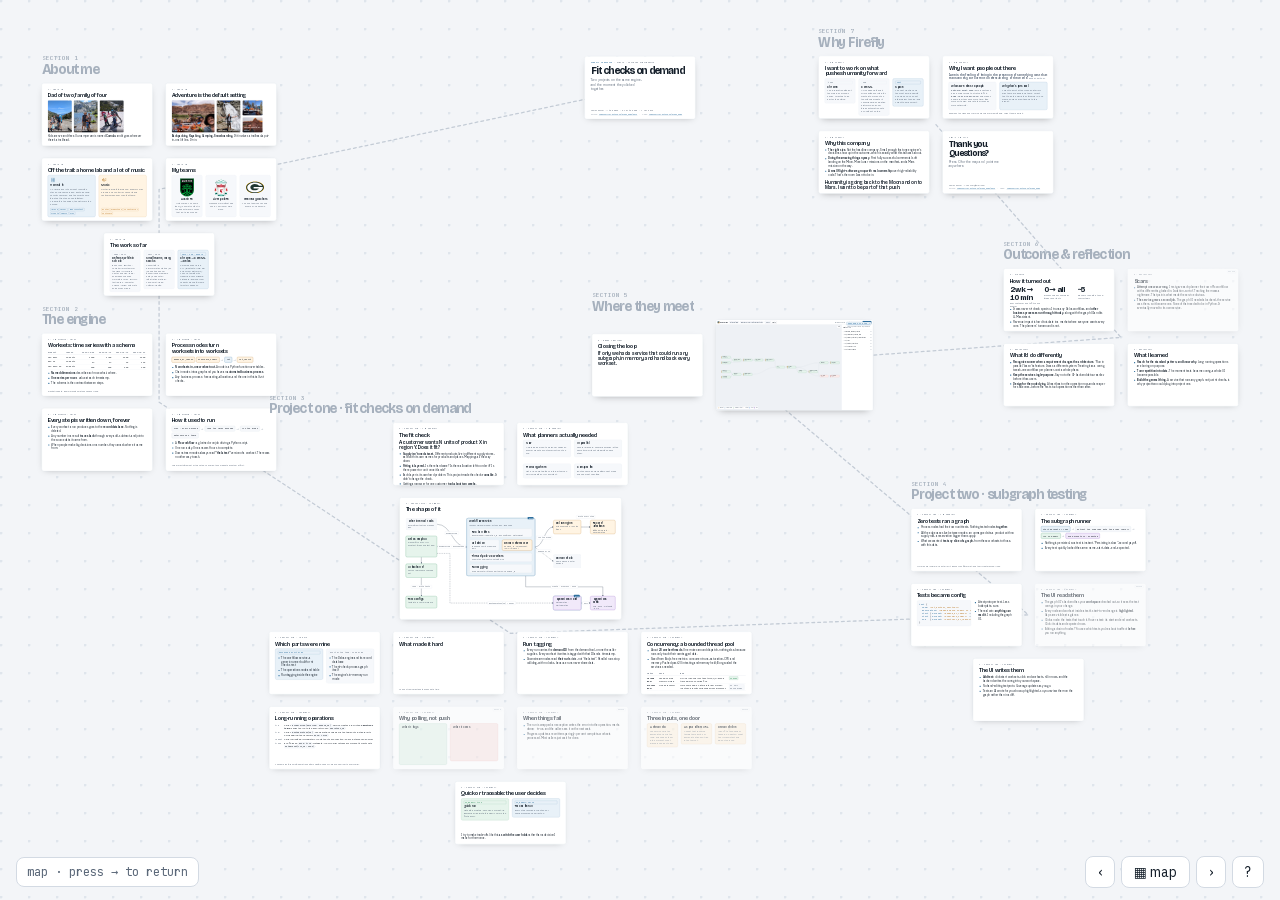
<file: deck/index.html>
<!doctype html>
<html lang="en">
<head>
<meta charset="utf-8">
<meta name="viewport" content="width=device-width,initial-scale=1,viewport-fit=cover">
<style>:root{color-scheme:light dark}img{max-width:100%}[hidden]{display:none!important}</style>
<title>Fit Checks On Demand</title>
<link rel="stylesheet" href="fonts/fonts.css">
<style>
:root{
  --bg:#f3f5f8; --grid:#dfe5ec; --card:#ffffff; --card2:#f6f8fb; --line:#d3dae3;
  --ink:#16202b; --muted:#5b6879; --faint:#93a0af;
  --amber:#b9741c; --amber-bg:#fff4e3; --blue:#2e6f9e; --blue-bg:#e8f1f8;
  --green:#2f8f5b; --green-bg:#e6f4ec; --red:#c2453d; --red-bg:#fbe9e7; --purple:#7a3fb5; --purple-bg:#f1e9fa;
  --hud:#16202b; --hud-ink:#f3f5f8; --route:#c4ccd6;
  --display:"Bricolage Grotesque","IBM Plex Sans",system-ui,sans-serif;
  --sans:"IBM Plex Sans",system-ui,-apple-system,"Segoe UI",sans-serif;
  --mono:"JetBrains Mono",ui-monospace,SFMono-Regular,Menlo,monospace;
}
@media (prefers-color-scheme: dark){
  :root:not([data-theme="light"]){
    --bg:#0f151c; --grid:#1b232d; --card:#161d26; --card2:#1c242f; --line:#2a3440;
    --ink:#e7ecf2; --muted:#9aa7b7; --faint:#667485;
    --amber:#e0a252; --amber-bg:#2a2214; --blue:#6fa8d6; --blue-bg:#16273a;
    --green:#5cc08a; --green-bg:#14291e; --red:#e5766c; --red-bg:#331b19; --purple:#b58ae0; --purple-bg:#271a36;
    --hud:#e7ecf2; --hud-ink:#0f151c; --route:#2a3440;
  }
}
:root[data-theme="dark"]{
  --bg:#0f151c; --grid:#1b232d; --card:#161d26; --card2:#1c242f; --line:#2a3440;
  --ink:#e7ecf2; --muted:#9aa7b7; --faint:#667485;
  --amber:#e0a252; --amber-bg:#2a2214; --blue:#6fa8d6; --blue-bg:#16273a;
  --green:#5cc08a; --green-bg:#14291e; --red:#e5766c; --red-bg:#331b19; --purple:#b58ae0; --purple-bg:#271a36;
  --hud:#e7ecf2; --hud-ink:#0f151c; --route:#2a3440;
}
html,body{height:100%}
body{margin:0;background:var(--bg);color:var(--ink);font-family:var(--sans);overflow:hidden}
*{box-sizing:border-box}
#viewport{position:fixed;inset:0;overflow:hidden;
  background:radial-gradient(circle at 1px 1px,var(--grid) 1.2px,transparent 1.8px) 0 0/28px 28px,var(--bg)}
#canvas{position:absolute;left:0;top:0;width:0;height:0}
#canvas>*{position:absolute;left:0;top:0;transform-origin:0 0;transition:transform 1.05s cubic-bezier(.45,.02,.2,1)}
#canvas.fast>*{transition-duration:.55s}
#canvas.still>*{transition:none}
@media (prefers-reduced-motion: reduce){#canvas>*{transition:none}}

/* map-level furniture */
.route{position:absolute;left:0;top:0;overflow:visible;pointer-events:none}
.route path{fill:none;stroke:var(--route);stroke-width:14;stroke-dasharray:30 34;stroke-linecap:round}
.region-label{position:absolute;font-family:var(--display);font-weight:700;font-size:150px;line-height:1;color:var(--faint);letter-spacing:-.02em;white-space:nowrap;pointer-events:none;opacity:.8}
.region-label small{display:block;font-family:var(--mono);font-weight:500;font-size:64px;letter-spacing:.08em;color:var(--faint);margin-bottom:12px}

/* cards */
.card{position:absolute;width:1200px;height:680px;background:var(--card);border:2px solid var(--line);border-radius:22px;padding:52px 64px 40px;display:flex;flex-direction:column;gap:22px;box-shadow:0 30px 80px -40px rgba(0,0,0,.35)}
.card.wide{width:2400px;height:1320px}
.card.opt{border-style:dashed;opacity:.6}
.card.opt.cur{opacity:1}
.card.opt::after{content:"backup";position:absolute;top:20px;right:24px;font-family:var(--mono);font-size:18px;letter-spacing:.06em;color:var(--faint);border:1.5px solid var(--line);border-radius:6px;padding:2px 10px}
.card.demo{width:1700px;height:980px;padding:0;overflow:hidden}
.card.demo iframe{width:100%;height:100%;border:0;display:block;background:var(--card)}
.card.demo .demo-fallback{position:absolute;right:20px;top:20px}
.eyebrow{font-family:var(--mono);font-size:20px;letter-spacing:.1em;text-transform:uppercase;color:var(--muted)}
.eyebrow b{color:var(--blue);font-weight:500}
h1{font-family:var(--display);font-weight:700;font-size:112px;line-height:.98;letter-spacing:-.03em;margin:0;text-wrap:balance}
h2{font-family:var(--display);font-weight:600;font-size:60px;line-height:1.02;letter-spacing:-.025em;margin:0;text-wrap:balance}
h3{font-family:var(--display);font-weight:600;font-size:34px;line-height:1.1;margin:0;letter-spacing:-.01em}
p{margin:0;font-size:29px;line-height:1.4;color:var(--ink)}
p.lead{font-size:36px;line-height:1.3;color:var(--muted);max-width:26ch}
p.big{font-family:var(--display);font-size:52px;font-weight:600;line-height:1.05;letter-spacing:-.02em}
ul{margin:0;padding:0;list-style:none;display:flex;flex-direction:column;gap:14px}
li{font-size:30px;line-height:1.35;padding-left:38px;position:relative}
li::before{content:"";position:absolute;left:6px;top:.55em;width:12px;height:12px;border-radius:3px;background:var(--blue)}
li b{font-weight:600}
.cols{display:grid;gap:36px;flex:1;min-height:0;align-items:start}
.cols.c2{grid-template-columns:1fr 1fr}.cols.c3{grid-template-columns:1fr 1fr 1fr}
.cols.c21{grid-template-columns:1.3fr 1fr}
.tile{background:var(--card2);border:1px solid var(--line);border-radius:16px;padding:24px 28px;display:flex;flex-direction:column;gap:10px}
.tile h3{font-size:30px}
.tile p{font-size:24px;line-height:1.35;color:var(--muted)}
.cols[style*="font-size"] .tile p{font-size:inherit}
.tile.amber{border-color:var(--amber);background:var(--amber-bg)}.tile.blue{border-color:var(--blue);background:var(--blue-bg)}
.tile.green{border-color:var(--green);background:var(--green-bg)}.tile.red{border-color:var(--red);background:var(--red-bg)}.tile.purple{border-color:var(--purple);background:var(--purple-bg)}
.stat{display:flex;flex-direction:column;gap:4px}
.stat .n{font-family:var(--display);font-size:84px;font-weight:700;letter-spacing:-.03em;line-height:1;font-variant-numeric:tabular-nums}
.stat .l{font-size:24px;color:var(--muted)}
.tag{display:inline-block;font-family:var(--mono);font-size:20px;padding:4px 12px;border-radius:6px;border:1.5px solid;line-height:1.3}
.tag.amber{color:var(--amber);border-color:var(--amber);background:var(--amber-bg)}.tag.blue{color:var(--blue);border-color:var(--blue);background:var(--blue-bg)}
.tag.green{color:var(--green);border-color:var(--green);background:var(--green-bg)}.tag.red{color:var(--red);border-color:var(--red);background:var(--red-bg)}.tag.purple{color:var(--purple);border-color:var(--purple);background:var(--purple-bg)}
.tag.grey{color:var(--muted);border-color:var(--line);background:var(--card2)}
.mono{font-family:var(--mono)}
pre{margin:0;font-family:var(--mono);font-size:23px;line-height:1.45;background:var(--card2);border:1px solid var(--line);border-radius:12px;padding:20px 24px;overflow:hidden;color:var(--ink)}
pre .k{color:var(--blue)}pre .s{color:var(--amber)}pre .c{color:var(--faint)}
table{border-collapse:collapse;width:100%;font-size:24px}
th{text-align:left;font-weight:500;color:var(--muted);border-bottom:2px solid var(--line);padding:8px 14px 8px 0;font-size:21px;letter-spacing:.02em}
td{padding:10px 14px 10px 0;border-bottom:1px solid var(--line);vertical-align:top;line-height:1.3}
td.mono,th.mono{font-family:var(--mono);font-size:22px}
td.num{text-align:right;font-variant-numeric:tabular-nums;font-family:var(--mono)}
th.num{text-align:right}
.foot{margin-top:auto;font-size:22px;color:var(--muted)}
.links{font-family:var(--mono);font-size:19px;color:var(--faint)}
.links a{color:var(--blue);text-decoration:none;border-bottom:1px solid currentColor}
.foot+.links{margin-top:-8px}
.ph{margin:0;border-radius:14px;overflow:hidden;background:var(--card2);border:1px solid var(--line);position:relative}
.ph img{width:100%;height:100%;object-fit:contain;display:block}
.ph.l{aspect-ratio:4/3}.ph.p{aspect-ratio:3/4}
.prow{display:flex;gap:18px;align-items:stretch;min-height:0}
.prow>.ph{height:100%;flex:none}
.pcol{display:flex;flex-direction:column;gap:18px;min-height:0}
.pcol>.ph{flex:none;height:calc(50% - 9px);align-self:flex-start}
.pcol>.tile{flex:1}
.pgrid{display:grid;grid-template-columns:290px 290px;grid-auto-rows:218px;gap:18px;align-content:start;flex:none}
.pgrid>.ph{width:290px;height:218px}
.ico{width:56px;height:56px;color:var(--ink);opacity:.9}
.tile.blue .ico{color:var(--blue)}.tile.amber .ico{color:var(--amber)}
.chips{display:flex;flex-wrap:wrap;gap:8px;margin-top:auto}
.chips .tag{font-size:18px;padding:3px 10px}
.tile.team{align-items:center;text-align:center;gap:14px;padding-top:32px}
.tile.team img{width:200px;height:200px;object-fit:contain}
.tile.team p{font-size:22px}
.ph figcaption{position:absolute;left:0;right:0;bottom:0;padding:10px 16px;font-size:20px;color:#fff;background:linear-gradient(transparent,rgba(0,0,0,.65))}
.photos{display:grid;gap:18px;flex:1;min-height:0}
.photos .ph{min-height:0}
.placeholder{color:var(--amber);border-bottom:2px dashed var(--amber)}

/* progressive builds */
.b{transition:opacity .35s,transform .35s}
.b.hide{opacity:0;transform:translateY(10px)}
@media (prefers-reduced-motion: reduce){.b{transition:none}.b.hide{transform:none}}

/* flow / sequence graphics */
.flow{display:flex;align-items:center;gap:14px;flex-wrap:wrap}
.flow .box{border:2px solid var(--line);background:var(--card2);border-radius:12px;padding:14px 20px;font-family:var(--mono);font-size:22px;line-height:1.3}
.flow .box.amber{border-color:var(--amber);background:var(--amber-bg)}.flow .box.blue{border-color:var(--blue);background:var(--blue-bg)}
.flow .box.purple{border-color:var(--purple);background:var(--purple-bg)}.flow .box.green{border-color:var(--green);background:var(--green-bg)}
.flow .arrow{color:var(--faint);font-size:30px}
.seq{display:grid;grid-template-columns:auto 1fr;gap:10px 22px;font-size:25px;align-items:baseline}
.seq .t{font-family:var(--mono);color:var(--muted);font-size:21px;white-space:nowrap}
.seq .m{line-height:1.35}
.seq .m code{font-family:var(--mono);font-size:22px;background:var(--card2);border:1px solid var(--line);border-radius:5px;padding:1px 7px}

/* architecture diagram */
.diagram{position:relative;flex:1}
.diagram svg{position:absolute;inset:0;width:100%;height:100%;overflow:visible}
.diagram .box{position:absolute;border:2.5px solid var(--line);background:var(--card2);border-radius:16px;padding:18px 22px;display:flex;flex-direction:column;gap:6px}
.diagram .box h4{margin:0;font-family:var(--display);font-size:30px;font-weight:600;line-height:1.1;letter-spacing:-.01em}
.diagram .box p{font-size:21px;line-height:1.3;color:var(--muted)}
.diagram .box.amber{border-color:var(--amber);background:var(--amber-bg)}.diagram .box.blue{border-color:var(--blue);background:var(--blue-bg)}
.diagram .box.green{border-color:var(--green);background:var(--green-bg)}.diagram .box.purple{border-color:var(--purple);background:var(--purple-bg)}
.diagram .box.grey{border-style:dashed}
.diagram .box.mine{box-shadow:0 0 0 6px color-mix(in srgb,var(--blue) 25%,transparent)}
.diagram .box .own{position:absolute;top:-16px;right:14px;font-family:var(--mono);font-size:17px;background:var(--blue);color:#fff;border-radius:6px;padding:2px 9px;letter-spacing:.06em}
.diagram .arr{fill:none;stroke:var(--muted);stroke-width:3.5}
.diagram .arr.dash{stroke-dasharray:10 9}
.diagram .lbl{font-family:var(--mono);font-size:19px;fill:var(--muted)}
.diagram .lbl-bg{fill:var(--card);stroke:var(--line);stroke-width:1.5;rx:6}

/* HUD */
.hud{position:fixed;left:0;right:0;bottom:0;display:flex;align-items:center;gap:12px;padding:12px 16px;padding-bottom:calc(12px + env(safe-area-inset-bottom,0px));pointer-events:none;font-size:13px;color:var(--muted);transition:opacity .4s}
.hud.hidden-hud{opacity:0}
.hud .where{background:var(--card);border:1px solid var(--line);border-radius:8px;padding:6px 10px;font-family:var(--mono);font-size:12px;pointer-events:auto}
.hud .spacer{flex:1}
.hud .btns{display:flex;gap:6px;pointer-events:auto}
.hud button{font:inherit;color:var(--ink);background:var(--card);border:1px solid var(--line);border-radius:8px;padding:6px 12px;cursor:pointer;font-size:14px}
.hud button:hover{background:var(--card2)}
.hud button:focus-visible{outline:2px solid var(--blue);outline-offset:2px}
.help{position:fixed;inset:0;background:rgba(0,0,0,.55);display:flex;align-items:center;justify-content:center;z-index:5}
.help[hidden]{display:none}
.help .panel{background:var(--card);color:var(--ink);border:1px solid var(--line);border-radius:14px;padding:22px 26px;max-width:520px;width:calc(100% - 32px);font-size:14px;line-height:1.6}
.help h3{font-size:18px;margin:0 0 10px}
.help table{font-size:14px}.help td{padding:4px 10px 4px 0;border:0}
kbd{font-family:var(--mono);font-size:12px;border:1px solid var(--line);border-bottom-width:2px;border-radius:4px;padding:0 6px;background:var(--card2)}
</style>
</head>
<body>

<div id="viewport"><div id="canvas"></div></div>

<div class="hud" id="hud">
  <span class="where" id="where">—</span>
  <span class="spacer"></span>
  <div class="btns">
    <button id="bPrev" title="Previous (←)">‹</button>
    <button id="bOver" title="Overview (O)">▦ map</button>
    <button id="bNext" title="Next (→ or space)">›</button>
    <button id="bHelp" title="Keys (?)">?</button>
  </div>
</div>

<div class="help" id="help" hidden>
  <div class="panel">
    <h3>Driving the deck</h3>
    <table>
      <tr><td><kbd>→</kbd> <kbd>space</kbd></td><td>next step or next build (skips backup cards)</td></tr>
      <tr><td><kbd>←</kbd></td><td>previous</td></tr>
      <tr><td><kbd>O</kbd> <kbd>esc</kbd></td><td>zoom out to the map, again to return. Click any card, backup ones too.</td></tr>
      <tr><td><kbd>1</kbd>–<kbd>7</kbd></td><td>jump to a section</td></tr>
      <tr><td><kbd>T</kbd></td><td>light / dark</td></tr>
      <tr><td><kbd>H</kbd></td><td>hide this bar</td></tr>
      <tr><td><kbd>?</kbd></td><td>this help</td></tr>
    </table>
    <p style="margin:10px 0 0;font-size:13px;color:var(--muted)">Click anywhere to close.</p>
  </div>
</div>

<script>
/* ============ content ============ */
const CW=1200, CH=680, GAPX=140, GAPY=130;
const ph=(f,cap,o="l")=>`<figure class="ph ${o}"><img src="photos/${f}" alt="${cap}"><figcaption>${cap}</figcaption></figure>`;

const SECTIONS = [
{ id:"title", n:"", title:"", cx:0, cy:-3700, cols:1, cards:[
  {html:`<div class="eyebrow"><b>Firefly Aerospace</b> · onsite · software engineering</div>
    <h1>Fit checks on&nbsp;demand</h1>
    <p class="lead">Two projects on the same engine, and the moment they clicked together.</p>
    <div class="foot">James Hollyer &nbsp;·&nbsp; <span class="mono">→ to begin · O for the map · ? for keys</span></div><div class="links">Online: <a href="https://jameshollyer.github.io/graph_demo/deck/" target="_blank" rel="noopener">jameshollyer.github.io/graph_demo/deck</a> &nbsp;·&nbsp; Demo: <a href="https://jameshollyer.github.io/graph_demo/" target="_blank" rel="noopener">jameshollyer.github.io/graph_demo</a></div>`}
]},

{ id:"about", n:"1", title:"About me", cx:-5200, cy:-2600, cols:2, cards:[
  {html:`<div class="eyebrow">1 · about me</div><h2>Dad of two, family of four</h2>
    <div class="prow" style="height:392px">${ph("family-tahoe-trail.jpg","Desolation Wilderness","p")}${ph("family-alpine-lake.jpg","Alpine lake day","p")}${ph("kids-skiing.jpg","Passing it on","p")}</div>
    <p>Kids are five and three. Our camper van is named <b>Cumulo</b>, and it goes wherever there's a trailhead.</p>`},
  {html:`<div class="eyebrow">1 · about me</div><h2>Adventure is the default setting</h2>
    <div class="prow" style="height:372px">${ph("green-river-raft.jpg","Green River, Utah","l")}${ph("backpacking-waterfall.jpg","Desolation Wilderness","p")}<div class="pcol" style="flex:none">${ph("snowboard-gate.jpg","Backcountry gate, Tahoe","l")}${ph("canyon-sunset.jpg","Canyon country at sunset","l")}</div></div>
    <p><b>Backpacking. Kayaking. Camping. Snowboarding.</b> If it involves a trailhead, a put-in, or a lift line, I'm in.</p>`},
  {html:`<div class="eyebrow">1 · about me</div><h2>Off the trail: a home lab and a lot of music</h2>
    <div class="cols c2" style="align-items:stretch">
      <div class="tile blue"><svg class="ico" viewBox="0 0 64 64" aria-hidden="true"><rect x="10" y="8" width="44" height="14" rx="3" fill="none" stroke="currentColor" stroke-width="3"/><rect x="10" y="25" width="44" height="14" rx="3" fill="none" stroke="currentColor" stroke-width="3"/><rect x="10" y="42" width="44" height="14" rx="3" fill="none" stroke="currentColor" stroke-width="3"/><circle cx="18" cy="15" r="2.5" fill="currentColor"/><circle cx="18" cy="32" r="2.5" fill="currentColor"/><circle cx="18" cy="49" r="2.5" fill="currentColor"/><rect x="30" y="13" width="18" height="4" rx="2" fill="currentColor"/><rect x="30" y="30" width="18" height="4" rx="2" fill="currentColor"/><rect x="30" y="47" width="18" height="4" rx="2" fill="currentColor"/></svg><h3>Home lab</h3><p>An Unraid box in the closet running a stack of Docker services: photo backup, security cameras, and the smart-home glue that ties the house together. Tinkering is the hobby; the uptime is the excuse.</p>
        <div class="chips"><span class="tag blue">Unraid</span><span class="tag blue">Docker</span><span class="tag blue">Home Assistant</span><span class="tag blue">Frigate</span><span class="tag blue">Immich</span><span class="tag blue">Plex</span></div></div>
      <div class="tile amber"><svg class="ico" viewBox="0 0 64 64" aria-hidden="true"><rect x="6" y="28" width="5" height="8" rx="2" fill="currentColor"/><rect x="14" y="20" width="5" height="24" rx="2" fill="currentColor"/><rect x="22" y="12" width="5" height="40" rx="2" fill="currentColor"/><rect x="30" y="22" width="5" height="20" rx="2" fill="currentColor"/><path d="M44 44V16l14-4v24" fill="none" stroke="currentColor" stroke-width="3" stroke-linejoin="round"/><circle cx="40" cy="45" r="5" fill="currentColor"/><circle cx="54" cy="41" r="5" fill="currentColor"/></svg><h3>Music</h3><p>Guitar, learning to produce, know my way around a DJ controller. Concerts and festivals whenever I can get there.</p>
        <div class="chips"><span class="tag amber">guitar</span><span class="tag amber">production</span><span class="tag amber">DJ controller</span><span class="tag amber">festivals</span></div></div>
    </div>`},
  {html:`<div class="eyebrow">1 · about me</div><h2>My teams</h2>
    <div class="cols c3" style="align-items:stretch">
      <div class="tile team"><img src="logos/austin-fc.svg" alt="Austin FC crest"><h3>Austin FC</h3><p>Listos Verde. The home team. Q2 on match night is the loudest place in Texas that isn't a launch pad.</p></div>
      <div class="tile team"><img src="logos/liverpool-fc.svg" alt="Liverpool FC crest"><h3>Liverpool FC</h3><p>Weekend mornings at odd hours. You'll never walk alone.</p></div>
      <div class="tile team"><img src="logos/green-bay-packers.svg" alt="Green Bay Packers logo"><h3>Green Bay Packers</h3><p>The only team you can own a share of. Go Pack Go.</p></div>
    </div>`},
  {html:`<div class="eyebrow">1 · about me</div><h2>The work so far</h2>
    <div class="cols c3" style="font-size:23px">
      <div class="tile"><span class="tag grey">2009 – 2014</span><h3>Defense, while in school</h3><p>Booz Allen Hamilton: comptroller systems for the Naval Air Warfare Center, and GPS, radio, and weapons device simulators for an HMMWV test lab. B.S. Computer Science, UMBC, with math and physics minors.</p></div>
      <div class="tile"><span class="tag grey">2014 – 2018</span><h3>Small teams, many stacks</h3><p>Consulting, a bioinformatics startup (an iOS health app over genomic and wearable data), and a voter-registration platform. Java, Swift, Node, Angular, Mongo.</p></div>
      <div class="tile blue"><span class="tag blue">2018 – now · Google</span><h3>Chrome → Core ML → Delos</h3><p>Chrome device APIs in C++ (Bluetooth, USB, HID across four platforms). Then ML tooling with DeepMind: TensorBoard, Flatboard, Evalhub. Now capacity planning, where this story happens.</p></div>
    </div>`},
]},

{ id:"engine", n:"2", title:"The engine", cx:-5200, cy:-300, cols:2, cards:[
  {html:`<div class="eyebrow">2 · the engine · Delos</div><h2>Worksets: time series with a schema</h2>
    <table><tr><th class="mono">product</th><th class="mono">region</th><th class="mono num">2026-10-05</th><th class="mono num">2026-10-12</th><th class="mono num">2026-10-19</th><th class="mono num">2026-10-26</th></tr>
    <tr><td class="mono">cpu-gen4</td><td class="mono">us-east1</td><td class="num">1200</td><td class="num">1400</td><td class="num">1600</td><td class="num">1800</td></tr>
    <tr><td class="mono">gpu-x8</td><td class="mono">us-west2</td><td class="num">64</td><td class="num">64</td><td class="num">96</td><td class="num">128</td></tr>
    <tr><td class="mono">cpu-gen4-hm</td><td class="mono">eu-west1</td><td class="num">300</td><td class="num">300</td><td class="num">300</td><td class="num">300</td></tr></table>
    <ul><li><b>Named dimensions</b> describe each row: what, where.</li><li><b>One series per row:</b> a value at each timestamp.</li><li>The schema is the contract between steps.</li></ul>
    <p class="foot">Illustrative data. Real worksets hold thousands of rows.</p>`},
  {html:`<div class="eyebrow">2 · the engine · Delos</div><h2>Process nodes turn worksets into worksets</h2>
    <div class="flow" style="margin:10px 0"><span class="box amber">demand_by_region</span><span class="box amber">available_supply</span><span class="arrow">→</span><span class="box blue">fit</span><span class="arrow">→</span><span class="box amber">fit_result</span></div>
    <ul><li><b>N worksets in, one workset out.</b> A node is a Python function over tables.</li><li>Chain nodes into a graph and you have an <b>automated business process</b>.</li><li>Any business process: forecasting, allocation, and the one in this talk, fit checks.</li></ul>`},
  {html:`<div class="eyebrow">2 · the engine · Delos</div><h2>Every step is written down, forever</h2>
    <ul><li>Every workset a run produces goes to the <b>record database</b>. Nothing is deleted.</li><li>Any number in a result <b>traces back</b> through every add, subtract, and join to the source data it came from.</li><li>When people make big decisions on a number, they can ask where it came from.</li>
    <li class="b hide"><b>The cost:</b> persisting every step makes a run slow. Hold that thought, it comes back twice.</li></ul>`},
  {html:`<div class="eyebrow">2 · the engine · Delos</div><h2>How it used to run</h2>
    <div class="flow" style="margin:6px 0"><span class="box">cron · every morning</span><span class="arrow">→</span><span class="box">load the Delos package</span><span class="arrow">→</span><span class="box">run the graph</span><span class="arrow">→</span><span class="box">materialize a table</span></div>
    <ul><li>A <b>Plx workflow</b>: a glorified cron job driving a Python script.</li><li>One run a day. One answer. Hours to complete.</li><li>Downstream nodes always read <b>"the latest"</b> version of a workset. There was no other way to ask.</li></ul>
    <p class="foot">Two projects grew out of this setup. They didn't know about each other at first.</p>`},
]},

{ id:"service", n:"3", title:"Project one · fit checks on demand", cx:-1400, cy:2200, cols:4, cards:[
  {html:`<div class="eyebrow">3 · project one · the problem</div><h2>The fit check</h2>
    <p class="big">A customer wants N units of product X in region Y. Does it fit?</p>
    <ul><li><b>Supply isn't one dataset.</b> Different products live in different supply stores, each with its own names for products and places. Mappings all the way down.</li><li><b>Fitting is layered.</b> Is there hardware? Is there allocation left to order it? Is there power to run it once it lands?</li><li>Each layer is its own hard problem. This project made the check <b>runnable</b>. It didn't change the check.</li><li>Getting an answer for one customer <b>took about two weeks</b>.</li></ul>`},
  {html:`<div class="eyebrow">3 · project one · the problem</div><h2>What planners actually needed</h2>
    <div class="cols c2">
      <div class="tile"><h3>Now</h3><p>A workload arrives, the planner needs an answer while the customer is still on the line.</p></div>
      <div class="tile"><h3>In parallel</h3><p>Several planners, several demands, at the same time, without stepping on each other.</p></div>
      <div class="tile"><h3>From anywhere</h3><p>Not a UI. Something any internal tool can call, including an LLM assistant.</p></div>
      <div class="tile"><h3>Comparable</h3><p>Run the same demand again next week and see what changed.</p></div>
    </div>`},
  {wide:true, html:`<div class="eyebrow">3 · project one · technical</div><h2>The shape of it</h2><div class="diagram" id="arch"></div>`},
  {html:`<div class="eyebrow">3 · project one · my role</div><h2>Which parts were mine</h2>
    <div class="cols c2">
      <div class="tile blue"><span class="tag blue">designed & built by me</span>
        <ul style="margin-top:8px"><li>The workflow service, a generic runner built for fit checks first</li><li>The operations node and table</li><li>Run tagging inside the engine</li></ul></div>
      <div class="tile"><span class="tag grey">built by the team · used by me</span>
        <ul style="margin-top:8px"><li>The Delos engine and its record database</li><li>The fit-check process graph itself</li><li>The engine's in-memory run mode</li></ul></div>
    </div>`},
  {html:`<div class="eyebrow">3 · project one · technical</div><h2>What made it hard</h2>
    <div class="cols c3">
      <div class="tile red b hide"><span class="tag red">collisions</span><h3>"Latest" is a race</h3><p>Every node reads the newest workset. Two runs at once overwrite each other mid-flight.</p></div>
      <div class="tile red b hide"><span class="tag red">deadlines</span><h3>Runs outlive the call</h3><p>An RPC deadline is a few minutes. A run can take longer than that, and a caller can't just hold the line. They have to be able to leave and come back.</p></div>
      <div class="tile red b hide"><span class="tag red">assumptions</span><h3>Built for one run a day</h3><p>The engine assumed a single run, from a script, on a schedule. Serving many callers at once had to be added without breaking the daily jobs.</p></div>
    </div>
    <p class="foot">The next few cards take these one at a time.</p>`},
  {html:`<div class="eyebrow">3 · project one · technical</div><h2>Run tagging</h2>
    <ul><li>Every run carries the <b>demand ID</b> from the demand tool, or one the caller supplies. Every workset it writes is tagged with that ID and a timestamp.</li><li>Downstream nodes read <b>their run's</b> data, not "the latest". Parallel runs stop colliding, with no locks, because runs never share data.</li>
    <li class="b hide"><b>Deliberately not a UUID.</b> Nothing is overwritten, so run the same demand next month and you can diff the two.</li>
    <li class="b hide"><b>Same ID twice at once?</b> From the demand tool, safe: same ID means same inputs, same answer, and Spanner guards the row writes. With <b>inline demand under a reused ID</b>, two runs could read each other's rows. Hasn't happened. A per-ID lock is the fix when it does.</li></ul>`},
  {html:`<div class="eyebrow">3 · project one · technical</div><h2>Concurrency: a bounded thread pool</h2>
    <ul><li>About <b>20 worker threads</b>. One mutex around dispatch, nothing else, because runs only touch their own tagged data.</li><li>Sized from Boq's free metrics: concurrent runs, saturation, CPU and memory. Pushed past 20 in testing and memory held; Borg scaled the service as needed.</li></ul>
    <table style="margin-top:6px"><tr><th>Option</th><th>Good</th><th>Bad</th><th></th></tr>
      <tr><td><b>Thread pool</b></td><td>Cheap, shared memory, simple</td><td>GIL: CPU-bound runs take turns; I/O-bound traceable runs overlap fine</td><td><span class="tag green">chosen</span></td></tr>
      <tr><td><b>Process pool</b></td><td>True parallelism</td><td>More overhead: an interpreter per worker, inputs and results serialized across processes</td><td><span class="tag grey">if CPU-bound grows</span></td></tr>
    </table>`},
  {html:`<div class="eyebrow">3 · project one · technical</div><h2>Long-running operations</h2>
    <div class="seq">
      <span class="t">t=0</span><span class="m">Caller: <code>RunWorkflow(workflow, demand_id)</code>. Service creates a row in the <b>operations table</b>, hands the run to the pool, returns an <code>operation_id</code>.</span>
      <span class="t">t=0…</span><span class="m">Caller: <code>WaitOperation(id)</code>. The operations node polls the table until just before its own deadline, then answers <code>done: false</code>.</span>
      <span class="t">repeat</span><span class="m">Caller calls again immediately. No state on the connection, so any instance can answer.</span>
      <span class="t">t=end</span><span class="m">Run finishes: <code>done: true</code>, metadata, run ID. Caller fetches any workset it wants with <code>GetWorkset(run_id, name)</code>.</span>
    </div>
    <p class="foot">The same long-running-operation pattern Google's public APIs use. Familiar to every caller.</p>`},
  {opt:true, html:`<div class="eyebrow">3 · project one · technical</div><h2>Why polling, not push</h2>
    <div class="cols c2">
      <div class="tile green"><h3>What it buys</h3><ul><li class="b hide">Callers only need to make RPCs. A callback means every caller must be a server.</li><li class="b hide">State lives in a table, so it survives deadlines, restarts, and load balancing.</li><li class="b hide">Resumable: crash, come back with the ID.</li></ul></div>
      <div class="tile red"><h3>What it costs</h3><ul><li class="b hide">Latency up to one poll interval. Long-polling in <span class="mono">Wait</span> closes most of it.</li><li class="b hide">Table reads while waiting. Trivial at this scale.</li><li class="b hide">Push between Boq nodes was weak anyway.</li></ul></div>
    </div>`},
  {opt:true, html:`<div class="eyebrow">3 · project one · technical</div><h2>When things fail</h2>
    <ul><li>The run is wrapped: an exception writes the error into the operation, marks <span class="mono">done: true</span>, and the caller sees it on the next wait.</li><li>Progress updates are written sparingly: percent complete, worksets processed. Most callers just wait for done.</li>
    <li class="b hide"><b>The hole I'd close first:</b> if the node itself dies mid-run, nothing runs the except. The operation sits at <span class="mono">done: false</span> forever.</li>
    <li class="b hide"><b>The fix:</b> a heartbeat timestamp on the row, and a reaper that fails anything stale.</li></ul>`},
  {opt:true, html:`<div class="eyebrow">3 · project one · technical</div><h2>Three inputs, one door</h2>
    <div class="cols c3">
      <div class="tile amber"><h3>A demand ID</h3><p>The service calls the demand tool, pulls the rows, and shapes them into a workset. What planners use day to day.</p></div>
      <div class="tile amber"><h3>A spreadsheet URL</h3><p>A sheet that follows a template we built. For demand that doesn't live in the tool yet.</p></div>
      <div class="tile amber"><h3>Demand inline</h3><p>"Can I fit a thousand of these in us-east1?" What the LLM assistant and ad-hoc tools use.</p></div>
    </div>
    <ul><li class="b hide"><b>Rejected:</b> a separate demand-extraction service. Cleaner on paper, but two calls for every caller and one more thing to keep alive.</li><li class="b hide"><b>Chosen:</b> the extractor is an internal layer. Callers pick a source; the service does the rest.</li></ul>`},
  {html:`<div class="eyebrow">3 · project one · technical</div><h2>Quick or traceable: the user decides</h2>
    <div class="cols c2">
      <div class="tile green"><span class="tag green">in_memory: true</span><h3>Quick run</h3><p>Nothing persisted. Seconds. For what-ifs. Remember "persisting is slow"? This is the first payoff.</p></div>
      <div class="tile blue"><span class="tag blue">in_memory: false</span><h3>Traceable run</h3><p>Every step recorded. Minutes. For numbers someone will act on.</p></div>
    </div>
    <p>I try to make trade-offs like this <b>a switch the user holds</b> rather than a decision I make for them once.</p>`},
]},

{ id:"testing", n:"4", title:"Project two · subgraph testing", cx:4200, cy:2000, cols:2, cards:[
  {html:`<div class="eyebrow">4 · project two · the problem</div><h2>Zero tests ran a graph</h2>
    <ul><li>Process nodes had their own unit tests. Nothing tested nodes <b>together</b>.</li><li>All the edge cases live between nodes: an unmapped site, a product with no supply row, a reservation bigger than supply.</li><li>What we wanted: <b>test any slice of a graph</b>, from these worksets to those, with this data.</li></ul>
    <p class="foot">My role here is simple: I built all of it. Runner, config format, and the UI features you'll see.</p>`},
  {html:`<div class="eyebrow">4 · project two · technical</div><h2>The subgraph runner</h2>
    <div class="flow" style="margin:6px 0"><span class="box blue">start worksets + rows</span><span class="arrow">→</span><span class="box">extract the subgraph with the graph library</span><span class="arrow">→</span><span class="box green">run in memory</span><span class="arrow">→</span><span class="box purple">end worksets vs. expected</span></div>
    <ul><li>Nothing is persisted, so a test is instant. "Persisting is slow", second payoff.</li><li>Every test quickly looked the same: name, start, data, end, expected.</li><li class="b hide">When every test has the same shape, it isn't code. It's <b>data</b>.</li></ul>`},
  {html:`<div class="eyebrow">4 · project two · technical</div><h2>Tests became config</h2>
    <div class="cols c21"><pre><span class="k">test</span> {
  <span class="k">name</span>: <span class="s">"fit_partial_shortfall"</span>
  <span class="k">description</span>: <span class="s">"Demand above supply is capped…"</span>
  <span class="k">start</span> { <span class="k">workset</span>: <span class="s">"demand_by_region"</span> <span class="c">rows {…}</span> }
  <span class="k">start</span> { <span class="k">workset</span>: <span class="s">"available_supply"</span> <span class="c">rows {…}</span> }
  <span class="k">end</span>   { <span class="k">workset</span>: <span class="s">"shortfall_by_region"</span> <span class="c">rows {…}</span> }
}</pre>
    <ul><li>A textproto per test. Less boilerplate, sure.</li><li>The real win: <b>anything can read it</b>. Including the graph UI.</li></ul></div>`},
  {opt:true, html:`<div class="eyebrow">4 · project two · technical</div><h2>The UI reads them</h2>
    <ul><li>The graph UI's backend has your <b>workspace</b> checked out, so it sees the test configs in your change.</li><li>Every node and workset inside a test's start-to-end range is <b>highlighted</b>. Gaps are visible at a glance.</li><li>Click a node: the tests that touch it. Hover a test: its start and end worksets. Click: its data and expected rows.</li><li>Editing a chain of nodes? You see which tests you're about to affect <b>before</b> you run anything.</li></ul>`},
  {html:`<div class="eyebrow">4 · project two · technical</div><h2>The UI writes them</h2>
    <ul><li><b>Add test:</b> click start worksets, click end worksets, fill in rows, and the backend writes the config into your workspace.</li><li>No hand-editing textproto. Coverage updates as you go.</li><li>Tests an AI wrote for you show up highlighted, so you review them on the graph rather than in a diff.</li>
    <li class="b hide">Start and end are great. But when a test fails, you want to see the data <b>in the middle</b>. And the runner only runs on your machine.</li></ul>`},
]},

{ id:"meet", n:"5", title:"Where they meet", cx:1000, cy:-700, cols:2, cards:[
  {html:`<div class="eyebrow">5 · where they meet</div><h2>Closing the loop</h2>
    <p class="big">If only we had a service that could run any subgraph, in memory, and hand back every workset.</p>
    <ul><li class="b hide">The workflow service grew <b>RunSubgraph</b>: entry points, exit points, input rows in. Every workset along the way out.</li><li class="b hide">The UI calls it and paints the result onto the graph.</li><li class="b hide">Run a test, click any node, see exactly what it held. <b>Debugging became looking at a picture.</b></li></ul>`},
  {demo:true, html:`<iframe src="demo.html" title="Delos Graph test view demo" loading="lazy"></iframe><a class="tag blue demo-fallback" href="demo.html" target="_blank" rel="noopener">open demo in a tab ↗</a>`},
]},

{ id:"outcome", n:"6", title:"Outcome & reflection", cx:5200, cy:-1000, cols:2, cards:[
  {html:`<div class="eyebrow">6 · outcome</div><h2>How it turned out</h2>
    <div class="cols c3">
      <div class="stat"><span class="n">2 wk → 10 min</span><span class="l">from customer ask to fit-check answer</span></div>
      <div class="stat"><span class="n">0 → all</span><span class="l">process nodes covered by graph-level tests</span></div>
      <div class="stat"><span class="n">~5</span><span class="l">planners running at once, comfortably</span></div>
    </div>
    <ul><li>It was never fit-check specific. It runs any Delos workflow, and <b>other business processes run through it today</b>, along with the graph UI and its LLM assistant.</li><li>Revenue impact is hard to isolate in a market where everyone wants every core. The planners' turnaround is not.</li></ul>`},
  {opt:true, html:`<div class="eyebrow">6 · reflection</div><h2>Scars</h2>
    <ul><li><b>Attempt one was wrong.</b> I first gave each planner their own Plx workflow with a different tag baked in. Isolation, sort of. Tracking them was a nightmare. That pain is what made the service obvious.</li><li><b>The service grew a second job.</b> The graph UI needed a backend, the service was there, so it became one. None of that needed to be in Python. It eventually moved to its own service.</li></ul>`},
  {html:`<div class="eyebrow">6 · reflection</div><h2>What I'd do differently</h2>
    <ul><li><b>Recognize sooner when a requirement changes the architecture.</b> "Run in parallel" wasn't a feature. It was a different system. Treating it as a config tweak, one workflow per planner, cost a whole phase.</li><li><b>Keep the service single-purpose.</b> Say no to the UI-backend detour earlier, before it has users.</li><li><b>Design for the node dying.</b> A heartbeat on the operation row, and a reaper for stale ones, before the first stuck operation rather than after.</li></ul>`},
  {html:`<div class="eyebrow">6 · reflection</div><h2>What I learned</h2>
    <ul><li><b>Reach for the standard pattern, and know why.</b> Long-running operations are boring on purpose.</li><li><b>Turn repetition into data.</b> The moment tests became config, a whole UI became possible.</li><li><b>Build the general thing.</b> A service that runs any graph, not just fit checks, is why project two could plug into project one.</li></ul>`},
]},

{ id:"firefly", n:"7", title:"Why Firefly", cx:3200, cy:-3300, cols:2, cards:[
  {html:`<div class="eyebrow">7 · why firefly</div><h2>I want to work on what pushes humanity forward</h2>
    <div class="cols c3">
      <div class="tile"><span class="tag grey">then</span><h3>Chrome</h3><p>The information age put the web in everyone's hands. I wanted to be part of the engine.</p></div>
      <div class="tile"><span class="tag grey">now</span><h3>Core ML</h3><p>AI is happening and it will change everything. I wanted to work on the tooling underneath it: TensorBoard, evaluation platforms, and now graph automation with an AI agent on top.</p></div>
      <div class="tile blue"><span class="tag blue">next</span><h3>Space</h3><p>The next frontier, and the most awe-inspiring one we have. The next big problem to solve, and I want to help solve it.</p></div>
    </div>`},
  {html:`<div class="eyebrow">7 · why firefly</div><h2>Why I want people out there</h2>
    <p class="big" style="font-size:36px;color:var(--muted)">"Awe is the feeling of being in the presence of something vast that transcends your current understanding of the world." <span style="font-size:22px;font-family:var(--mono);color:var(--faint)">Dacher Keltner</span></p>
    <div class="cols c2" style="align-items:stretch">
      <div class="tile"><h3>What awe does to people</h3><p><b>Keltner &amp; Haidt, 2003:</b> awe is vastness plus a mind forced to stretch to fit it. <b>Rudd, Vohs &amp; Aaker, 2012:</b> awe makes people feel they have more time, give more of it away, and rate their lives as more satisfying.</p></div>
      <div class="tile blue"><h3>Why that's personal</h3><p>I want to point at the Moon and tell my kids there are people up there. I want that to be the world they grow up in, one where humans aren't bound to this planet.</p></div>
    </div>
    <p class="foot">People on the Moon and Mars is a machine for making awe. I want to help build it.</p>`},
  {html:`<div class="eyebrow">7 · why firefly</div><h2>Why this company</h2>
    <ul><li><b>The right size.</b> Not the headline company. Small enough that one engineer's decisions show up in the outcome, which is exactly what this talk was about.</li><li><b>Doing the amazing thing anyway.</b> First fully successful commercial soft landing on the Moon. More lunar missions on the manifest, and a Mars mission on the way.</li><li><b>A small flight-software group with real ownership</b> over high-reliability code. That's the room I want to be in.</li></ul>
    <p class="big" style="margin-top:auto">Humanity is going back to the Moon and on to Mars. I want to be part of that push.</p>`},
  {html:`<div class="eyebrow">that's the talk</div><h1 style="font-size:96px">Thank you.<br>Questions?</h1><p class="lead">Press O for the map and point me anywhere.</p><div class="foot">James Hollyer &nbsp;·&nbsp; j.c.hollyer@gmail.com</div><div class="links">Online: <a href="https://jameshollyer.github.io/graph_demo/deck/" target="_blank" rel="noopener">jameshollyer.github.io/graph_demo/deck</a> &nbsp;·&nbsp; Demo: <a href="https://jameshollyer.github.io/graph_demo/" target="_blank" rel="noopener">jameshollyer.github.io/graph_demo</a></div>`},
]},
];

/* ============ architecture diagram ============ */
const ARCH = {
  w:2272, h:1090,
  boxes:[
    {id:"tools",   x:0,   y:40,  w:340, h:130, cls:"grey",  h4:"Other internal tools", p:"any program that can make an RPC"},
    {id:"ui",      x:0,   y:230, w:340, h:230, cls:"green", h4:"Delos Graph UI",       p:"planner fit checks · LLM assistant · graph and test view"},
    {id:"uibe",    x:0,   y:530, w:340, h:150, cls:"green", h4:"UI backend",           p:"has your workspace checked out"},
    {id:"cfg",     x:0,   y:880, w:340, h:130, cls:"green", h4:"Test configs",         p:"textproto in your workspace"},
    {id:"svc",     x:660, y:40,  w:740, h:620, cls:"blue mine", h4:"Workflow service", p:"runs any Delos workflow · Python RPC · Boq node", own:"mine"},
    {id:"rpc",     x:690, y:150, w:680, h:96,  cls:"",      h4:"RPC handlers",        p:"RunWorkflow → operation_id · RunSubgraph · GetWorkset"},
    {id:"val",     x:690, y:270, w:325, h:120, cls:"",      h4:"Validation",          p:"shape and sanity of demand rows"},
    {id:"ext",     x:1045,y:270, w:325, h:120, cls:"amber", h4:"Demand extractor",    p:"demand_id · spreadsheet · rows → workset"},
    {id:"pool",    x:690, y:415, w:680, h:96,  cls:"",      h4:"Thread pool · 20 workers", p:"one mutex on dispatch, nothing else"},
    {id:"tagging", x:690, y:535, w:680, h:96,  cls:"",      h4:"Run tagging",         p:"every workset written under the run's demand_id"},
    {id:"engine",  x:1600,y:60,  w:300, h:150, cls:"amber", h4:"Delos engine",        p:"Python package · runs the graph"},
    {id:"db",      x:2000,y:60,  w:272, h:150, cls:"amber", h4:"Record database",     p:"tagged worksets · never deleted"},
    {id:"demand",  x:1600,y:430, w:300, h:150, cls:"grey",  h4:"Demand tool",         p:"where planners enter demand"},
    {id:"ops",     x:1600,y:880, w:300, h:150, cls:"purple mine", h4:"Operations node", p:"GetOperation · WaitOperation", own:"mine"},
    {id:"opsdb",   x:2000,y:880, w:272, h:150, cls:"purple", h4:"Operations table",   p:"uuid · done · metadata · run id"},
  ],
  arrows:[
    {from:"tools",to:"svc", label:"RunWorkflow", lx:500, ly:200},
    {from:"ui",to:"svc", label:"RunWorkflow · RunSubgraph", at:.5},
    {from:"ui",to:"uibe", pts:[[170,460],[170,530]]},
    {from:"uibe",to:"cfg", pts:[[170,680],[170,880]], label:"read · write tests", lx:170, ly:780},
    {from:"svc",to:"engine", label:"run the graph", lx:1500, ly:250},
    {from:"engine",to:"db", label:"write every step", lx:1950, ly:26},
    {from:"ext",to:"demand", pts:[[1370,330],[1600,505]], label:"demand by id", lx:1495, ly:395, dash:true},
    {from:"svc",to:"opsdb", pts:[[1300,660],[1300,780],[2136,780],[2136,880]], label:"create · progress · done", lx:1720, ly:780},
    {from:"ops",to:"opsdb", label:"poll", dash:true},
    {from:"ui",to:"ops", pts:[[340,420],[480,420],[480,955],[1600,955]], label:"WaitOperation(id) → done?", lx:1040, ly:955, dash:true},
  ]
};
function renderArch(host){
  host.innerHTML="";
  const boxes=Object.fromEntries(ARCH.boxes.map(b=>[b.id,b]));
  const frag=document.createDocumentFragment();
  const svg=document.createElementNS("http://www.w3.org/2000/svg","svg"); svg.setAttribute("viewBox",`0 0 ${ARCH.w} ${ARCH.h}`); svg.setAttribute("preserveAspectRatio","none");
  svg.innerHTML=`<defs><marker id="ah" viewBox="0 0 10 10" refX="8" refY="5" markerWidth="5" markerHeight="5" orient="auto-start-reverse"><path d="M0 0L10 5 0 10z" fill="var(--muted)"/></marker></defs>`;
  const R=(b,s)=>({l:[b.x,b.y+b.h/2], r:[b.x+b.w,b.y+b.h/2], t:[b.x+b.w/2,b.y], b:[b.x+b.w/2,b.y+b.h]});
  ARCH.arrows.forEach(a=>{
    const A=boxes[a.from], B=boxes[a.to]; let d, lx, ly;
    if(a.pts){ d="M"+a.pts.map(p=>p.join(" ")).join(" L"); lx=a.lx; ly=a.ly; }
    else { const p1=R(A).r, p2=R(B).l; const c=(p2[0]-p1[0])/2; d=`M${p1[0]} ${p1[1]} C${p1[0]+c} ${p1[1]} ${p2[0]-c} ${p2[1]} ${p2[0]} ${p2[1]}`; const t=a.at??.5; lx=p1[0]+(p2[0]-p1[0])*t; ly=p1[1]+(p2[1]-p1[1])*t; if(a.lx!=null){lx=a.lx; ly=a.ly;} }
    const p=document.createElementNS("http://www.w3.org/2000/svg","path"); p.setAttribute("d",d); p.setAttribute("class","arr"+(a.dash?" dash":"")); p.setAttribute("marker-end","url(#ah)"); svg.appendChild(p);
    if(a.label){ const w=a.label.length*11.2+24; const g=document.createElementNS("http://www.w3.org/2000/svg","g");
      g.innerHTML=`<rect class="lbl-bg" x="${lx-w/2}" y="${ly-17}" width="${w}" height="34"/><text class="lbl" x="${lx}" y="${ly+6}" text-anchor="middle">${a.label}</text>`; svg.appendChild(g); }
  });
  host.appendChild(svg);
  ARCH.boxes.forEach(b=>{ const d=document.createElement("div"); d.className="box "+b.cls; d.style.cssText=`left:${b.x/ARCH.w*100}%;top:${b.y/ARCH.h*100}%;width:${b.w/ARCH.w*100}%;height:${b.h/ARCH.h*100}%`;
    d.innerHTML=`${b.own?`<span class="own">${b.own}</span>`:""}<h4>${b.h4}</h4><p>${b.p}</p>`; host.appendChild(d); });
}

/* ============ layout ============ */
const canvas=document.getElementById("canvas");
const STEPS=[]; const SECTION_START={};
const routePts=[];
SECTIONS.forEach(sec=>{
  const cards=sec.cards; const cols=sec.cols;
  // measure grid
  const sizes=cards.map(c=>c.wide?{w:2400,h:1320}:c.demo?{w:1700,h:980}:{w:CW,h:CH});
  // simple row packing: wide cards take a full row
  const rows=[]; let row=[]; cards.forEach((c,i)=>{ if(c.wide){ if(row.length) rows.push(row); rows.push([i]); row=[]; } else { row.push(i); if(row.length===cols){rows.push(row); row=[];} } }); if(row.length) rows.push(row);
  const rowH=rows.map(r=>Math.max(...r.map(i=>sizes[i].h))); const totalH=rowH.reduce((s,h)=>s+h,0)+GAPY*(rows.length-1);
  let y=sec.cy-totalH/2; let minx=Infinity,maxx=-Infinity;
  const placed=[];
  rows.forEach((r,ri)=>{ const rw=r.reduce((s,i)=>s+sizes[i].w,0)+GAPX*(r.length-1); let x=sec.cx-rw/2;
    r.forEach(i=>{ const s=sizes[i]; placed[i]={x:x+s.w/2, y:y+rowH[ri]/2, w:s.w, h:s.h}; minx=Math.min(minx,x); maxx=Math.max(maxx,x+s.w); x+=s.w+GAPX; }); y+=rowH[ri]+GAPY; });
  const bbox={x:(minx+maxx)/2, y:sec.cy, w:(maxx-minx)+300, h:totalH+420};
  if(sec.n){ const lab=document.createElement("div"); lab.className="region-label"; lab.innerHTML=`<small>SECTION ${sec.n}</small>${sec.title}`; lab.dataset.px=minx; lab.dataset.py=sec.cy-totalH/2-300; canvas.appendChild(lab);
    SECTION_START[sec.n]=STEPS.length; STEPS.push({sec, view:true, ...bbox, name:sec.title}); routePts.push([sec.cx,sec.cy]); }
  else routePts.push([sec.cx,sec.cy]);
  cards.forEach((c,i)=>{ const p=placed[i]; const el=document.createElement("div"); el.className="card"+(c.wide?" wide":"")+(c.demo?" demo":"")+(c.opt?" opt":""); el.dataset.px=p.x-p.w/2; el.dataset.py=p.y-p.h/2; el.innerHTML=c.html; canvas.appendChild(el);
    STEPS.push({sec, el, x:p.x, y:p.y, w:p.w+80, h:p.h+80, name:sec.title||"Title", opt:!!c.opt}); });
});
renderArch(document.getElementById("arch"));
// route line through sections (map furniture, drawn under cards)
const route=document.createElementNS("http://www.w3.org/2000/svg","svg"); route.setAttribute("class","route"); route.setAttribute("width","1"); route.setAttribute("height","1"); route.dataset.px=0; route.dataset.py=0;
route.innerHTML=`<path d="M${routePts.map(p=>p.join(" ")).join(" L")}"/>`; canvas.insertBefore(route, canvas.firstChild);
const ALL=STEPS.reduce((b,s)=>({x0:Math.min(b.x0,s.x-s.w/2),y0:Math.min(b.y0,s.y-s.h/2),x1:Math.max(b.x1,s.x+s.w/2),y1:Math.max(b.y1,s.y+s.h/2)}),{x0:1e9,y0:1e9,x1:-1e9,y1:-1e9});
const OVERVIEW={x:(ALL.x0+ALL.x1)/2, y:(ALL.y0+ALL.y1)/2, w:(ALL.x1-ALL.x0)+600, h:(ALL.y1-ALL.y0)+700, name:"Map"};

/* ============ camera ============ */
let cur=0, inOverview=false;
function camera(s){ const vw=innerWidth, vh=innerHeight; const k=Math.min(vw/s.w, vh/s.h); for(const el of canvas.children){ const px=+el.dataset.px||0, py=+el.dataset.py||0; el.style.transform=`translate(${(px-s.x)*k+vw/2}px, ${(py-s.y)*k+vh/2}px) scale(${k})`; } }
function builds(step){ return step.el ? [...step.el.querySelectorAll(".b")] : []; }
function go(i, opts={}){
  i=Math.max(0,Math.min(STEPS.length-1,i)); const dir=opts.dir||0; const prev=STEPS[cur];
  if(dir>0 && prev.el) builds(prev).forEach(b=>b.classList.remove("hide"));
  cur=i; inOverview=false; const s=STEPS[cur]; document.querySelectorAll(".card.cur").forEach(e=>e.classList.remove("cur")); if(s.el) s.el.classList.add("cur");
  if(dir>=0 && !opts.keep) builds(s).forEach(b=>b.classList.add("hide")); if(dir<0) builds(s).forEach(b=>b.classList.remove("hide"));
  canvas.classList.toggle("fast", !!opts.fast); camera(s); hud(); history.replaceState(null,"","#"+(cur+1));
}
function next(){ if(inOverview){ go(cur,{keep:true}); return; } const hb=builds(STEPS[cur]).find(b=>b.classList.contains("hide")); if(hb){ hb.classList.remove("hide"); return; } let j=cur+1; while(j<STEPS.length && STEPS[j].opt) j++; if(j<STEPS.length) go(j,{dir:1}); }
function prevStep(){ if(inOverview){ go(cur,{keep:true}); return; } const shown=builds(STEPS[cur]).filter(b=>!b.classList.contains("hide")); if(shown.length){ shown[shown.length-1].classList.add("hide"); return; } let j=cur-1; while(j>0 && STEPS[j].opt) j--; if(j>=0 && j!==cur) go(j,{dir:-1}); }
function overview(){ if(inOverview){ go(cur,{keep:true}); return; } inOverview=true; camera(OVERVIEW); hud(); }
function hud(){ const s=STEPS[cur]; const secIdx=STEPS.slice(0,cur+1).filter(x=>x.view).length; document.getElementById("where").textContent = inOverview ? "map · press → to return" : `${s.name}${s.view?" · section":""} · ${s.opt?"backup":(STEPS.slice(0,cur+1).filter(x=>!x.opt).length+"/"+STEPS.filter(x=>!x.opt).length)}`; }
document.getElementById("bPrev").onclick=prevStep; document.getElementById("bNext").onclick=next; document.getElementById("bOver").onclick=overview;
document.getElementById("bHelp").onclick=()=>{document.getElementById("help").hidden=false;};
document.getElementById("help").onclick=()=>{document.getElementById("help").hidden=true;};
document.addEventListener("keydown",e=>{
  if(e.target.matches("input,textarea") || e.metaKey || e.ctrlKey || e.altKey) return;
  const k=e.key;
  if(k==="ArrowRight"||k===" "||k==="PageDown"||k==="Enter"||k==="ArrowDown"){e.preventDefault(); next();}
  else if(k==="ArrowLeft"||k==="PageUp"||k==="ArrowUp"){e.preventDefault(); prevStep();}
  else if(k==="o"||k==="O"||k==="Escape"){ if(!document.getElementById("help").hidden){document.getElementById("help").hidden=true;return;} overview(); }
  else if(k==="?"){ const h=document.getElementById("help"); h.hidden=!h.hidden; }
  else if(k==="h"||k==="H"){ document.getElementById("hud").classList.toggle("hidden-hud"); }
  else if(k==="t"||k==="T"){ const r=document.documentElement; const dark=r.dataset.theme==="dark" || (!r.dataset.theme && matchMedia("(prefers-color-scheme: dark)").matches); r.dataset.theme=dark?"light":"dark"; }
  else if(k==="Home"){ go(0); } else if(k==="End"){ go(STEPS.length-1,{dir:1}); }
  else if(/^[1-7]$/.test(k) && SECTION_START[k]!=null){ go(SECTION_START[k],{fast:true}); }
});
// click a card on the map to jump to it
canvas.addEventListener("click",e=>{ if(!inOverview) return; const el=e.target.closest(".card"); if(!el) return; const i=STEPS.findIndex(s=>s.el===el); if(i>=0) go(i,{keep:true}); });
addEventListener("resize",()=>{ inOverview?camera(OVERVIEW):camera(STEPS[cur]); });
// boot: start on the map, then settle on the title so the first frame shows the whole thing
canvas.classList.add("still");
const h0=parseInt(location.hash.slice(1),10);
if(h0>=1 && h0<=STEPS.length){ go(h0-1,{keep:true}); builds(STEPS[cur]).forEach(b=>b.classList.remove("hide")); } else { camera(OVERVIEW); inOverview=true; hud(); }
requestAnimationFrame(()=>requestAnimationFrame(()=>{ canvas.classList.remove("still"); }));
</script>
</body>
</html>
</file>
<file: fonts/fonts.css>
/* vietnamese */
@font-face {
  font-family: 'Bricolage Grotesque';
  font-style: normal;
  font-weight: 500;
  font-stretch: 100%;
  font-display: swap;
  src: url(f849fa08c4.woff2) format('woff2');
  unicode-range: U+0102-0103, U+0110-0111, U+0128-0129, U+0168-0169, U+01A0-01A1, U+01AF-01B0, U+0300-0301, U+0303-0304, U+0308-0309, U+0323, U+0329, U+1EA0-1EF9, U+20AB;
}
/* latin-ext */
@font-face {
  font-family: 'Bricolage Grotesque';
  font-style: normal;
  font-weight: 500;
  font-stretch: 100%;
  font-display: swap;
  src: url(6441e9c6d5.woff2) format('woff2');
  unicode-range: U+0100-02BA, U+02BD-02C5, U+02C7-02CC, U+02CE-02D7, U+02DD-02FF, U+0304, U+0308, U+0329, U+1D00-1DBF, U+1E00-1E9F, U+1EF2-1EFF, U+2020, U+20A0-20AB, U+20AD-20C0, U+2113, U+2C60-2C7F, U+A720-A7FF;
}
/* latin */
@font-face {
  font-family: 'Bricolage Grotesque';
  font-style: normal;
  font-weight: 500;
  font-stretch: 100%;
  font-display: swap;
  src: url(4efd1a5a63.woff2) format('woff2');
  unicode-range: U+0000-00FF, U+0131, U+0152-0153, U+02BB-02BC, U+02C6, U+02DA, U+02DC, U+0304, U+0308, U+0329, U+2000-206F, U+20AC, U+2122, U+2191, U+2193, U+2212, U+2215, U+FEFF, U+FFFD;
}
/* vietnamese */
@font-face {
  font-family: 'Bricolage Grotesque';
  font-style: normal;
  font-weight: 600;
  font-stretch: 100%;
  font-display: swap;
  src: url(f849fa08c4.woff2) format('woff2');
  unicode-range: U+0102-0103, U+0110-0111, U+0128-0129, U+0168-0169, U+01A0-01A1, U+01AF-01B0, U+0300-0301, U+0303-0304, U+0308-0309, U+0323, U+0329, U+1EA0-1EF9, U+20AB;
}
/* latin-ext */
@font-face {
  font-family: 'Bricolage Grotesque';
  font-style: normal;
  font-weight: 600;
  font-stretch: 100%;
  font-display: swap;
  src: url(6441e9c6d5.woff2) format('woff2');
  unicode-range: U+0100-02BA, U+02BD-02C5, U+02C7-02CC, U+02CE-02D7, U+02DD-02FF, U+0304, U+0308, U+0329, U+1D00-1DBF, U+1E00-1E9F, U+1EF2-1EFF, U+2020, U+20A0-20AB, U+20AD-20C0, U+2113, U+2C60-2C7F, U+A720-A7FF;
}
/* latin */
@font-face {
  font-family: 'Bricolage Grotesque';
  font-style: normal;
  font-weight: 600;
  font-stretch: 100%;
  font-display: swap;
  src: url(4efd1a5a63.woff2) format('woff2');
  unicode-range: U+0000-00FF, U+0131, U+0152-0153, U+02BB-02BC, U+02C6, U+02DA, U+02DC, U+0304, U+0308, U+0329, U+2000-206F, U+20AC, U+2122, U+2191, U+2193, U+2212, U+2215, U+FEFF, U+FFFD;
}
/* vietnamese */
@font-face {
  font-family: 'Bricolage Grotesque';
  font-style: normal;
  font-weight: 700;
  font-stretch: 100%;
  font-display: swap;
  src: url(f849fa08c4.woff2) format('woff2');
  unicode-range: U+0102-0103, U+0110-0111, U+0128-0129, U+0168-0169, U+01A0-01A1, U+01AF-01B0, U+0300-0301, U+0303-0304, U+0308-0309, U+0323, U+0329, U+1EA0-1EF9, U+20AB;
}
/* latin-ext */
@font-face {
  font-family: 'Bricolage Grotesque';
  font-style: normal;
  font-weight: 700;
  font-stretch: 100%;
  font-display: swap;
  src: url(6441e9c6d5.woff2) format('woff2');
  unicode-range: U+0100-02BA, U+02BD-02C5, U+02C7-02CC, U+02CE-02D7, U+02DD-02FF, U+0304, U+0308, U+0329, U+1D00-1DBF, U+1E00-1E9F, U+1EF2-1EFF, U+2020, U+20A0-20AB, U+20AD-20C0, U+2113, U+2C60-2C7F, U+A720-A7FF;
}
/* latin */
@font-face {
  font-family: 'Bricolage Grotesque';
  font-style: normal;
  font-weight: 700;
  font-stretch: 100%;
  font-display: swap;
  src: url(4efd1a5a63.woff2) format('woff2');
  unicode-range: U+0000-00FF, U+0131, U+0152-0153, U+02BB-02BC, U+02C6, U+02DA, U+02DC, U+0304, U+0308, U+0329, U+2000-206F, U+20AC, U+2122, U+2191, U+2193, U+2212, U+2215, U+FEFF, U+FFFD;
}
/* cyrillic-ext */
@font-face {
  font-family: 'IBM Plex Sans';
  font-style: normal;
  font-weight: 400;
  font-stretch: 100%;
  font-display: swap;
  src: url(38eb6768b0.woff2) format('woff2');
  unicode-range: U+0460-052F, U+1C80-1C8A, U+20B4, U+2DE0-2DFF, U+A640-A69F, U+FE2E-FE2F;
}
/* cyrillic */
@font-face {
  font-family: 'IBM Plex Sans';
  font-style: normal;
  font-weight: 400;
  font-stretch: 100%;
  font-display: swap;
  src: url(1db1b034a5.woff2) format('woff2');
  unicode-range: U+0301, U+0400-045F, U+0490-0491, U+04B0-04B1, U+2116;
}
/* greek */
@font-face {
  font-family: 'IBM Plex Sans';
  font-style: normal;
  font-weight: 400;
  font-stretch: 100%;
  font-display: swap;
  src: url(550480705b.woff2) format('woff2');
  unicode-range: U+0370-0377, U+037A-037F, U+0384-038A, U+038C, U+038E-03A1, U+03A3-03FF;
}
/* vietnamese */
@font-face {
  font-family: 'IBM Plex Sans';
  font-style: normal;
  font-weight: 400;
  font-stretch: 100%;
  font-display: swap;
  src: url(65aadea187.woff2) format('woff2');
  unicode-range: U+0102-0103, U+0110-0111, U+0128-0129, U+0168-0169, U+01A0-01A1, U+01AF-01B0, U+0300-0301, U+0303-0304, U+0308-0309, U+0323, U+0329, U+1EA0-1EF9, U+20AB;
}
/* latin-ext */
@font-face {
  font-family: 'IBM Plex Sans';
  font-style: normal;
  font-weight: 400;
  font-stretch: 100%;
  font-display: swap;
  src: url(05d29bfef7.woff2) format('woff2');
  unicode-range: U+0100-02BA, U+02BD-02C5, U+02C7-02CC, U+02CE-02D7, U+02DD-02FF, U+0304, U+0308, U+0329, U+1D00-1DBF, U+1E00-1E9F, U+1EF2-1EFF, U+2020, U+20A0-20AB, U+20AD-20C0, U+2113, U+2C60-2C7F, U+A720-A7FF;
}
/* latin */
@font-face {
  font-family: 'IBM Plex Sans';
  font-style: normal;
  font-weight: 400;
  font-stretch: 100%;
  font-display: swap;
  src: url(118b756c5f.woff2) format('woff2');
  unicode-range: U+0000-00FF, U+0131, U+0152-0153, U+02BB-02BC, U+02C6, U+02DA, U+02DC, U+0304, U+0308, U+0329, U+2000-206F, U+20AC, U+2122, U+2191, U+2193, U+2212, U+2215, U+FEFF, U+FFFD;
}
/* cyrillic-ext */
@font-face {
  font-family: 'IBM Plex Sans';
  font-style: normal;
  font-weight: 500;
  font-stretch: 100%;
  font-display: swap;
  src: url(38eb6768b0.woff2) format('woff2');
  unicode-range: U+0460-052F, U+1C80-1C8A, U+20B4, U+2DE0-2DFF, U+A640-A69F, U+FE2E-FE2F;
}
/* cyrillic */
@font-face {
  font-family: 'IBM Plex Sans';
  font-style: normal;
  font-weight: 500;
  font-stretch: 100%;
  font-display: swap;
  src: url(1db1b034a5.woff2) format('woff2');
  unicode-range: U+0301, U+0400-045F, U+0490-0491, U+04B0-04B1, U+2116;
}
/* greek */
@font-face {
  font-family: 'IBM Plex Sans';
  font-style: normal;
  font-weight: 500;
  font-stretch: 100%;
  font-display: swap;
  src: url(550480705b.woff2) format('woff2');
  unicode-range: U+0370-0377, U+037A-037F, U+0384-038A, U+038C, U+038E-03A1, U+03A3-03FF;
}
/* vietnamese */
@font-face {
  font-family: 'IBM Plex Sans';
  font-style: normal;
  font-weight: 500;
  font-stretch: 100%;
  font-display: swap;
  src: url(65aadea187.woff2) format('woff2');
  unicode-range: U+0102-0103, U+0110-0111, U+0128-0129, U+0168-0169, U+01A0-01A1, U+01AF-01B0, U+0300-0301, U+0303-0304, U+0308-0309, U+0323, U+0329, U+1EA0-1EF9, U+20AB;
}
/* latin-ext */
@font-face {
  font-family: 'IBM Plex Sans';
  font-style: normal;
  font-weight: 500;
  font-stretch: 100%;
  font-display: swap;
  src: url(05d29bfef7.woff2) format('woff2');
  unicode-range: U+0100-02BA, U+02BD-02C5, U+02C7-02CC, U+02CE-02D7, U+02DD-02FF, U+0304, U+0308, U+0329, U+1D00-1DBF, U+1E00-1E9F, U+1EF2-1EFF, U+2020, U+20A0-20AB, U+20AD-20C0, U+2113, U+2C60-2C7F, U+A720-A7FF;
}
/* latin */
@font-face {
  font-family: 'IBM Plex Sans';
  font-style: normal;
  font-weight: 500;
  font-stretch: 100%;
  font-display: swap;
  src: url(118b756c5f.woff2) format('woff2');
  unicode-range: U+0000-00FF, U+0131, U+0152-0153, U+02BB-02BC, U+02C6, U+02DA, U+02DC, U+0304, U+0308, U+0329, U+2000-206F, U+20AC, U+2122, U+2191, U+2193, U+2212, U+2215, U+FEFF, U+FFFD;
}
/* cyrillic-ext */
@font-face {
  font-family: 'IBM Plex Sans';
  font-style: normal;
  font-weight: 600;
  font-stretch: 100%;
  font-display: swap;
  src: url(38eb6768b0.woff2) format('woff2');
  unicode-range: U+0460-052F, U+1C80-1C8A, U+20B4, U+2DE0-2DFF, U+A640-A69F, U+FE2E-FE2F;
}
/* cyrillic */
@font-face {
  font-family: 'IBM Plex Sans';
  font-style: normal;
  font-weight: 600;
  font-stretch: 100%;
  font-display: swap;
  src: url(1db1b034a5.woff2) format('woff2');
  unicode-range: U+0301, U+0400-045F, U+0490-0491, U+04B0-04B1, U+2116;
}
/* greek */
@font-face {
  font-family: 'IBM Plex Sans';
  font-style: normal;
  font-weight: 600;
  font-stretch: 100%;
  font-display: swap;
  src: url(550480705b.woff2) format('woff2');
  unicode-range: U+0370-0377, U+037A-037F, U+0384-038A, U+038C, U+038E-03A1, U+03A3-03FF;
}
/* vietnamese */
@font-face {
  font-family: 'IBM Plex Sans';
  font-style: normal;
  font-weight: 600;
  font-stretch: 100%;
  font-display: swap;
  src: url(65aadea187.woff2) format('woff2');
  unicode-range: U+0102-0103, U+0110-0111, U+0128-0129, U+0168-0169, U+01A0-01A1, U+01AF-01B0, U+0300-0301, U+0303-0304, U+0308-0309, U+0323, U+0329, U+1EA0-1EF9, U+20AB;
}
/* latin-ext */
@font-face {
  font-family: 'IBM Plex Sans';
  font-style: normal;
  font-weight: 600;
  font-stretch: 100%;
  font-display: swap;
  src: url(05d29bfef7.woff2) format('woff2');
  unicode-range: U+0100-02BA, U+02BD-02C5, U+02C7-02CC, U+02CE-02D7, U+02DD-02FF, U+0304, U+0308, U+0329, U+1D00-1DBF, U+1E00-1E9F, U+1EF2-1EFF, U+2020, U+20A0-20AB, U+20AD-20C0, U+2113, U+2C60-2C7F, U+A720-A7FF;
}
/* latin */
@font-face {
  font-family: 'IBM Plex Sans';
  font-style: normal;
  font-weight: 600;
  font-stretch: 100%;
  font-display: swap;
  src: url(118b756c5f.woff2) format('woff2');
  unicode-range: U+0000-00FF, U+0131, U+0152-0153, U+02BB-02BC, U+02C6, U+02DA, U+02DC, U+0304, U+0308, U+0329, U+2000-206F, U+20AC, U+2122, U+2191, U+2193, U+2212, U+2215, U+FEFF, U+FFFD;
}
/* cyrillic-ext */
@font-face {
  font-family: 'JetBrains Mono';
  font-style: normal;
  font-weight: 400;
  font-display: swap;
  src: url(982bf4a95e.woff2) format('woff2');
  unicode-range: U+0460-052F, U+1C80-1C8A, U+20B4, U+2DE0-2DFF, U+A640-A69F, U+FE2E-FE2F;
}
/* cyrillic */
@font-face {
  font-family: 'JetBrains Mono';
  font-style: normal;
  font-weight: 400;
  font-display: swap;
  src: url(ffa6bbabb7.woff2) format('woff2');
  unicode-range: U+0301, U+0400-045F, U+0490-0491, U+04B0-04B1, U+2116;
}
/* greek */
@font-face {
  font-family: 'JetBrains Mono';
  font-style: normal;
  font-weight: 400;
  font-display: swap;
  src: url(9cb20f35ff.woff2) format('woff2');
  unicode-range: U+0370-0377, U+037A-037F, U+0384-038A, U+038C, U+038E-03A1, U+03A3-03FF;
}
/* vietnamese */
@font-face {
  font-family: 'JetBrains Mono';
  font-style: normal;
  font-weight: 400;
  font-display: swap;
  src: url(8ea5e19410.woff2) format('woff2');
  unicode-range: U+0102-0103, U+0110-0111, U+0128-0129, U+0168-0169, U+01A0-01A1, U+01AF-01B0, U+0300-0301, U+0303-0304, U+0308-0309, U+0323, U+0329, U+1EA0-1EF9, U+20AB;
}
/* latin-ext */
@font-face {
  font-family: 'JetBrains Mono';
  font-style: normal;
  font-weight: 400;
  font-display: swap;
  src: url(76306ee877.woff2) format('woff2');
  unicode-range: U+0100-02BA, U+02BD-02C5, U+02C7-02CC, U+02CE-02D7, U+02DD-02FF, U+0304, U+0308, U+0329, U+1D00-1DBF, U+1E00-1E9F, U+1EF2-1EFF, U+2020, U+20A0-20AB, U+20AD-20C0, U+2113, U+2C60-2C7F, U+A720-A7FF;
}
/* latin */
@font-face {
  font-family: 'JetBrains Mono';
  font-style: normal;
  font-weight: 400;
  font-display: swap;
  src: url(1cd702cd25.woff2) format('woff2');
  unicode-range: U+0000-00FF, U+0131, U+0152-0153, U+02BB-02BC, U+02C6, U+02DA, U+02DC, U+0304, U+0308, U+0329, U+2000-206F, U+20AC, U+2122, U+2191, U+2193, U+2212, U+2215, U+FEFF, U+FFFD;
}
/* cyrillic-ext */
@font-face {
  font-family: 'JetBrains Mono';
  font-style: normal;
  font-weight: 500;
  font-display: swap;
  src: url(982bf4a95e.woff2) format('woff2');
  unicode-range: U+0460-052F, U+1C80-1C8A, U+20B4, U+2DE0-2DFF, U+A640-A69F, U+FE2E-FE2F;
}
/* cyrillic */
@font-face {
  font-family: 'JetBrains Mono';
  font-style: normal;
  font-weight: 500;
  font-display: swap;
  src: url(ffa6bbabb7.woff2) format('woff2');
  unicode-range: U+0301, U+0400-045F, U+0490-0491, U+04B0-04B1, U+2116;
}
/* greek */
@font-face {
  font-family: 'JetBrains Mono';
  font-style: normal;
  font-weight: 500;
  font-display: swap;
  src: url(9cb20f35ff.woff2) format('woff2');
  unicode-range: U+0370-0377, U+037A-037F, U+0384-038A, U+038C, U+038E-03A1, U+03A3-03FF;
}
/* vietnamese */
@font-face {
  font-family: 'JetBrains Mono';
  font-style: normal;
  font-weight: 500;
  font-display: swap;
  src: url(8ea5e19410.woff2) format('woff2');
  unicode-range: U+0102-0103, U+0110-0111, U+0128-0129, U+0168-0169, U+01A0-01A1, U+01AF-01B0, U+0300-0301, U+0303-0304, U+0308-0309, U+0323, U+0329, U+1EA0-1EF9, U+20AB;
}
/* latin-ext */
@font-face {
  font-family: 'JetBrains Mono';
  font-style: normal;
  font-weight: 500;
  font-display: swap;
  src: url(76306ee877.woff2) format('woff2');
  unicode-range: U+0100-02BA, U+02BD-02C5, U+02C7-02CC, U+02CE-02D7, U+02DD-02FF, U+0304, U+0308, U+0329, U+1D00-1DBF, U+1E00-1E9F, U+1EF2-1EFF, U+2020, U+20A0-20AB, U+20AD-20C0, U+2113, U+2C60-2C7F, U+A720-A7FF;
}
/* latin */
@font-face {
  font-family: 'JetBrains Mono';
  font-style: normal;
  font-weight: 500;
  font-display: swap;
  src: url(1cd702cd25.woff2) format('woff2');
  unicode-range: U+0000-00FF, U+0131, U+0152-0153, U+02BB-02BC, U+02C6, U+02DA, U+02DC, U+0304, U+0308, U+0329, U+2000-206F, U+20AC, U+2122, U+2191, U+2193, U+2212, U+2215, U+FEFF, U+FFFD;
}
</file>
<file: deck/fonts/fonts.css>
/* vietnamese */
@font-face {
  font-family: 'Bricolage Grotesque';
  font-style: normal;
  font-weight: 500;
  font-stretch: 100%;
  font-display: swap;
  src: url(f849fa08c4.woff2) format('woff2');
  unicode-range: U+0102-0103, U+0110-0111, U+0128-0129, U+0168-0169, U+01A0-01A1, U+01AF-01B0, U+0300-0301, U+0303-0304, U+0308-0309, U+0323, U+0329, U+1EA0-1EF9, U+20AB;
}
/* latin-ext */
@font-face {
  font-family: 'Bricolage Grotesque';
  font-style: normal;
  font-weight: 500;
  font-stretch: 100%;
  font-display: swap;
  src: url(6441e9c6d5.woff2) format('woff2');
  unicode-range: U+0100-02BA, U+02BD-02C5, U+02C7-02CC, U+02CE-02D7, U+02DD-02FF, U+0304, U+0308, U+0329, U+1D00-1DBF, U+1E00-1E9F, U+1EF2-1EFF, U+2020, U+20A0-20AB, U+20AD-20C0, U+2113, U+2C60-2C7F, U+A720-A7FF;
}
/* latin */
@font-face {
  font-family: 'Bricolage Grotesque';
  font-style: normal;
  font-weight: 500;
  font-stretch: 100%;
  font-display: swap;
  src: url(4efd1a5a63.woff2) format('woff2');
  unicode-range: U+0000-00FF, U+0131, U+0152-0153, U+02BB-02BC, U+02C6, U+02DA, U+02DC, U+0304, U+0308, U+0329, U+2000-206F, U+20AC, U+2122, U+2191, U+2193, U+2212, U+2215, U+FEFF, U+FFFD;
}
/* vietnamese */
@font-face {
  font-family: 'Bricolage Grotesque';
  font-style: normal;
  font-weight: 600;
  font-stretch: 100%;
  font-display: swap;
  src: url(f849fa08c4.woff2) format('woff2');
  unicode-range: U+0102-0103, U+0110-0111, U+0128-0129, U+0168-0169, U+01A0-01A1, U+01AF-01B0, U+0300-0301, U+0303-0304, U+0308-0309, U+0323, U+0329, U+1EA0-1EF9, U+20AB;
}
/* latin-ext */
@font-face {
  font-family: 'Bricolage Grotesque';
  font-style: normal;
  font-weight: 600;
  font-stretch: 100%;
  font-display: swap;
  src: url(6441e9c6d5.woff2) format('woff2');
  unicode-range: U+0100-02BA, U+02BD-02C5, U+02C7-02CC, U+02CE-02D7, U+02DD-02FF, U+0304, U+0308, U+0329, U+1D00-1DBF, U+1E00-1E9F, U+1EF2-1EFF, U+2020, U+20A0-20AB, U+20AD-20C0, U+2113, U+2C60-2C7F, U+A720-A7FF;
}
/* latin */
@font-face {
  font-family: 'Bricolage Grotesque';
  font-style: normal;
  font-weight: 600;
  font-stretch: 100%;
  font-display: swap;
  src: url(4efd1a5a63.woff2) format('woff2');
  unicode-range: U+0000-00FF, U+0131, U+0152-0153, U+02BB-02BC, U+02C6, U+02DA, U+02DC, U+0304, U+0308, U+0329, U+2000-206F, U+20AC, U+2122, U+2191, U+2193, U+2212, U+2215, U+FEFF, U+FFFD;
}
/* vietnamese */
@font-face {
  font-family: 'Bricolage Grotesque';
  font-style: normal;
  font-weight: 700;
  font-stretch: 100%;
  font-display: swap;
  src: url(f849fa08c4.woff2) format('woff2');
  unicode-range: U+0102-0103, U+0110-0111, U+0128-0129, U+0168-0169, U+01A0-01A1, U+01AF-01B0, U+0300-0301, U+0303-0304, U+0308-0309, U+0323, U+0329, U+1EA0-1EF9, U+20AB;
}
/* latin-ext */
@font-face {
  font-family: 'Bricolage Grotesque';
  font-style: normal;
  font-weight: 700;
  font-stretch: 100%;
  font-display: swap;
  src: url(6441e9c6d5.woff2) format('woff2');
  unicode-range: U+0100-02BA, U+02BD-02C5, U+02C7-02CC, U+02CE-02D7, U+02DD-02FF, U+0304, U+0308, U+0329, U+1D00-1DBF, U+1E00-1E9F, U+1EF2-1EFF, U+2020, U+20A0-20AB, U+20AD-20C0, U+2113, U+2C60-2C7F, U+A720-A7FF;
}
/* latin */
@font-face {
  font-family: 'Bricolage Grotesque';
  font-style: normal;
  font-weight: 700;
  font-stretch: 100%;
  font-display: swap;
  src: url(4efd1a5a63.woff2) format('woff2');
  unicode-range: U+0000-00FF, U+0131, U+0152-0153, U+02BB-02BC, U+02C6, U+02DA, U+02DC, U+0304, U+0308, U+0329, U+2000-206F, U+20AC, U+2122, U+2191, U+2193, U+2212, U+2215, U+FEFF, U+FFFD;
}
/* cyrillic-ext */
@font-face {
  font-family: 'IBM Plex Sans';
  font-style: normal;
  font-weight: 400;
  font-stretch: 100%;
  font-display: swap;
  src: url(38eb6768b0.woff2) format('woff2');
  unicode-range: U+0460-052F, U+1C80-1C8A, U+20B4, U+2DE0-2DFF, U+A640-A69F, U+FE2E-FE2F;
}
/* cyrillic */
@font-face {
  font-family: 'IBM Plex Sans';
  font-style: normal;
  font-weight: 400;
  font-stretch: 100%;
  font-display: swap;
  src: url(1db1b034a5.woff2) format('woff2');
  unicode-range: U+0301, U+0400-045F, U+0490-0491, U+04B0-04B1, U+2116;
}
/* greek */
@font-face {
  font-family: 'IBM Plex Sans';
  font-style: normal;
  font-weight: 400;
  font-stretch: 100%;
  font-display: swap;
  src: url(550480705b.woff2) format('woff2');
  unicode-range: U+0370-0377, U+037A-037F, U+0384-038A, U+038C, U+038E-03A1, U+03A3-03FF;
}
/* vietnamese */
@font-face {
  font-family: 'IBM Plex Sans';
  font-style: normal;
  font-weight: 400;
  font-stretch: 100%;
  font-display: swap;
  src: url(65aadea187.woff2) format('woff2');
  unicode-range: U+0102-0103, U+0110-0111, U+0128-0129, U+0168-0169, U+01A0-01A1, U+01AF-01B0, U+0300-0301, U+0303-0304, U+0308-0309, U+0323, U+0329, U+1EA0-1EF9, U+20AB;
}
/* latin-ext */
@font-face {
  font-family: 'IBM Plex Sans';
  font-style: normal;
  font-weight: 400;
  font-stretch: 100%;
  font-display: swap;
  src: url(05d29bfef7.woff2) format('woff2');
  unicode-range: U+0100-02BA, U+02BD-02C5, U+02C7-02CC, U+02CE-02D7, U+02DD-02FF, U+0304, U+0308, U+0329, U+1D00-1DBF, U+1E00-1E9F, U+1EF2-1EFF, U+2020, U+20A0-20AB, U+20AD-20C0, U+2113, U+2C60-2C7F, U+A720-A7FF;
}
/* latin */
@font-face {
  font-family: 'IBM Plex Sans';
  font-style: normal;
  font-weight: 400;
  font-stretch: 100%;
  font-display: swap;
  src: url(118b756c5f.woff2) format('woff2');
  unicode-range: U+0000-00FF, U+0131, U+0152-0153, U+02BB-02BC, U+02C6, U+02DA, U+02DC, U+0304, U+0308, U+0329, U+2000-206F, U+20AC, U+2122, U+2191, U+2193, U+2212, U+2215, U+FEFF, U+FFFD;
}
/* cyrillic-ext */
@font-face {
  font-family: 'IBM Plex Sans';
  font-style: normal;
  font-weight: 500;
  font-stretch: 100%;
  font-display: swap;
  src: url(38eb6768b0.woff2) format('woff2');
  unicode-range: U+0460-052F, U+1C80-1C8A, U+20B4, U+2DE0-2DFF, U+A640-A69F, U+FE2E-FE2F;
}
/* cyrillic */
@font-face {
  font-family: 'IBM Plex Sans';
  font-style: normal;
  font-weight: 500;
  font-stretch: 100%;
  font-display: swap;
  src: url(1db1b034a5.woff2) format('woff2');
  unicode-range: U+0301, U+0400-045F, U+0490-0491, U+04B0-04B1, U+2116;
}
/* greek */
@font-face {
  font-family: 'IBM Plex Sans';
  font-style: normal;
  font-weight: 500;
  font-stretch: 100%;
  font-display: swap;
  src: url(550480705b.woff2) format('woff2');
  unicode-range: U+0370-0377, U+037A-037F, U+0384-038A, U+038C, U+038E-03A1, U+03A3-03FF;
}
/* vietnamese */
@font-face {
  font-family: 'IBM Plex Sans';
  font-style: normal;
  font-weight: 500;
  font-stretch: 100%;
  font-display: swap;
  src: url(65aadea187.woff2) format('woff2');
  unicode-range: U+0102-0103, U+0110-0111, U+0128-0129, U+0168-0169, U+01A0-01A1, U+01AF-01B0, U+0300-0301, U+0303-0304, U+0308-0309, U+0323, U+0329, U+1EA0-1EF9, U+20AB;
}
/* latin-ext */
@font-face {
  font-family: 'IBM Plex Sans';
  font-style: normal;
  font-weight: 500;
  font-stretch: 100%;
  font-display: swap;
  src: url(05d29bfef7.woff2) format('woff2');
  unicode-range: U+0100-02BA, U+02BD-02C5, U+02C7-02CC, U+02CE-02D7, U+02DD-02FF, U+0304, U+0308, U+0329, U+1D00-1DBF, U+1E00-1E9F, U+1EF2-1EFF, U+2020, U+20A0-20AB, U+20AD-20C0, U+2113, U+2C60-2C7F, U+A720-A7FF;
}
/* latin */
@font-face {
  font-family: 'IBM Plex Sans';
  font-style: normal;
  font-weight: 500;
  font-stretch: 100%;
  font-display: swap;
  src: url(118b756c5f.woff2) format('woff2');
  unicode-range: U+0000-00FF, U+0131, U+0152-0153, U+02BB-02BC, U+02C6, U+02DA, U+02DC, U+0304, U+0308, U+0329, U+2000-206F, U+20AC, U+2122, U+2191, U+2193, U+2212, U+2215, U+FEFF, U+FFFD;
}
/* cyrillic-ext */
@font-face {
  font-family: 'IBM Plex Sans';
  font-style: normal;
  font-weight: 600;
  font-stretch: 100%;
  font-display: swap;
  src: url(38eb6768b0.woff2) format('woff2');
  unicode-range: U+0460-052F, U+1C80-1C8A, U+20B4, U+2DE0-2DFF, U+A640-A69F, U+FE2E-FE2F;
}
/* cyrillic */
@font-face {
  font-family: 'IBM Plex Sans';
  font-style: normal;
  font-weight: 600;
  font-stretch: 100%;
  font-display: swap;
  src: url(1db1b034a5.woff2) format('woff2');
  unicode-range: U+0301, U+0400-045F, U+0490-0491, U+04B0-04B1, U+2116;
}
/* greek */
@font-face {
  font-family: 'IBM Plex Sans';
  font-style: normal;
  font-weight: 600;
  font-stretch: 100%;
  font-display: swap;
  src: url(550480705b.woff2) format('woff2');
  unicode-range: U+0370-0377, U+037A-037F, U+0384-038A, U+038C, U+038E-03A1, U+03A3-03FF;
}
/* vietnamese */
@font-face {
  font-family: 'IBM Plex Sans';
  font-style: normal;
  font-weight: 600;
  font-stretch: 100%;
  font-display: swap;
  src: url(65aadea187.woff2) format('woff2');
  unicode-range: U+0102-0103, U+0110-0111, U+0128-0129, U+0168-0169, U+01A0-01A1, U+01AF-01B0, U+0300-0301, U+0303-0304, U+0308-0309, U+0323, U+0329, U+1EA0-1EF9, U+20AB;
}
/* latin-ext */
@font-face {
  font-family: 'IBM Plex Sans';
  font-style: normal;
  font-weight: 600;
  font-stretch: 100%;
  font-display: swap;
  src: url(05d29bfef7.woff2) format('woff2');
  unicode-range: U+0100-02BA, U+02BD-02C5, U+02C7-02CC, U+02CE-02D7, U+02DD-02FF, U+0304, U+0308, U+0329, U+1D00-1DBF, U+1E00-1E9F, U+1EF2-1EFF, U+2020, U+20A0-20AB, U+20AD-20C0, U+2113, U+2C60-2C7F, U+A720-A7FF;
}
/* latin */
@font-face {
  font-family: 'IBM Plex Sans';
  font-style: normal;
  font-weight: 600;
  font-stretch: 100%;
  font-display: swap;
  src: url(118b756c5f.woff2) format('woff2');
  unicode-range: U+0000-00FF, U+0131, U+0152-0153, U+02BB-02BC, U+02C6, U+02DA, U+02DC, U+0304, U+0308, U+0329, U+2000-206F, U+20AC, U+2122, U+2191, U+2193, U+2212, U+2215, U+FEFF, U+FFFD;
}
/* cyrillic-ext */
@font-face {
  font-family: 'JetBrains Mono';
  font-style: normal;
  font-weight: 400;
  font-display: swap;
  src: url(982bf4a95e.woff2) format('woff2');
  unicode-range: U+0460-052F, U+1C80-1C8A, U+20B4, U+2DE0-2DFF, U+A640-A69F, U+FE2E-FE2F;
}
/* cyrillic */
@font-face {
  font-family: 'JetBrains Mono';
  font-style: normal;
  font-weight: 400;
  font-display: swap;
  src: url(ffa6bbabb7.woff2) format('woff2');
  unicode-range: U+0301, U+0400-045F, U+0490-0491, U+04B0-04B1, U+2116;
}
/* greek */
@font-face {
  font-family: 'JetBrains Mono';
  font-style: normal;
  font-weight: 400;
  font-display: swap;
  src: url(9cb20f35ff.woff2) format('woff2');
  unicode-range: U+0370-0377, U+037A-037F, U+0384-038A, U+038C, U+038E-03A1, U+03A3-03FF;
}
/* vietnamese */
@font-face {
  font-family: 'JetBrains Mono';
  font-style: normal;
  font-weight: 400;
  font-display: swap;
  src: url(8ea5e19410.woff2) format('woff2');
  unicode-range: U+0102-0103, U+0110-0111, U+0128-0129, U+0168-0169, U+01A0-01A1, U+01AF-01B0, U+0300-0301, U+0303-0304, U+0308-0309, U+0323, U+0329, U+1EA0-1EF9, U+20AB;
}
/* latin-ext */
@font-face {
  font-family: 'JetBrains Mono';
  font-style: normal;
  font-weight: 400;
  font-display: swap;
  src: url(76306ee877.woff2) format('woff2');
  unicode-range: U+0100-02BA, U+02BD-02C5, U+02C7-02CC, U+02CE-02D7, U+02DD-02FF, U+0304, U+0308, U+0329, U+1D00-1DBF, U+1E00-1E9F, U+1EF2-1EFF, U+2020, U+20A0-20AB, U+20AD-20C0, U+2113, U+2C60-2C7F, U+A720-A7FF;
}
/* latin */
@font-face {
  font-family: 'JetBrains Mono';
  font-style: normal;
  font-weight: 400;
  font-display: swap;
  src: url(1cd702cd25.woff2) format('woff2');
  unicode-range: U+0000-00FF, U+0131, U+0152-0153, U+02BB-02BC, U+02C6, U+02DA, U+02DC, U+0304, U+0308, U+0329, U+2000-206F, U+20AC, U+2122, U+2191, U+2193, U+2212, U+2215, U+FEFF, U+FFFD;
}
/* cyrillic-ext */
@font-face {
  font-family: 'JetBrains Mono';
  font-style: normal;
  font-weight: 500;
  font-display: swap;
  src: url(982bf4a95e.woff2) format('woff2');
  unicode-range: U+0460-052F, U+1C80-1C8A, U+20B4, U+2DE0-2DFF, U+A640-A69F, U+FE2E-FE2F;
}
/* cyrillic */
@font-face {
  font-family: 'JetBrains Mono';
  font-style: normal;
  font-weight: 500;
  font-display: swap;
  src: url(ffa6bbabb7.woff2) format('woff2');
  unicode-range: U+0301, U+0400-045F, U+0490-0491, U+04B0-04B1, U+2116;
}
/* greek */
@font-face {
  font-family: 'JetBrains Mono';
  font-style: normal;
  font-weight: 500;
  font-display: swap;
  src: url(9cb20f35ff.woff2) format('woff2');
  unicode-range: U+0370-0377, U+037A-037F, U+0384-038A, U+038C, U+038E-03A1, U+03A3-03FF;
}
/* vietnamese */
@font-face {
  font-family: 'JetBrains Mono';
  font-style: normal;
  font-weight: 500;
  font-display: swap;
  src: url(8ea5e19410.woff2) format('woff2');
  unicode-range: U+0102-0103, U+0110-0111, U+0128-0129, U+0168-0169, U+01A0-01A1, U+01AF-01B0, U+0300-0301, U+0303-0304, U+0308-0309, U+0323, U+0329, U+1EA0-1EF9, U+20AB;
}
/* latin-ext */
@font-face {
  font-family: 'JetBrains Mono';
  font-style: normal;
  font-weight: 500;
  font-display: swap;
  src: url(76306ee877.woff2) format('woff2');
  unicode-range: U+0100-02BA, U+02BD-02C5, U+02C7-02CC, U+02CE-02D7, U+02DD-02FF, U+0304, U+0308, U+0329, U+1D00-1DBF, U+1E00-1E9F, U+1EF2-1EFF, U+2020, U+20A0-20AB, U+20AD-20C0, U+2113, U+2C60-2C7F, U+A720-A7FF;
}
/* latin */
@font-face {
  font-family: 'JetBrains Mono';
  font-style: normal;
  font-weight: 500;
  font-display: swap;
  src: url(1cd702cd25.woff2) format('woff2');
  unicode-range: U+0000-00FF, U+0131, U+0152-0153, U+02BB-02BC, U+02C6, U+02DA, U+02DC, U+0304, U+0308, U+0329, U+2000-206F, U+20AC, U+2122, U+2191, U+2193, U+2212, U+2215, U+FEFF, U+FFFD;
}
</file>
